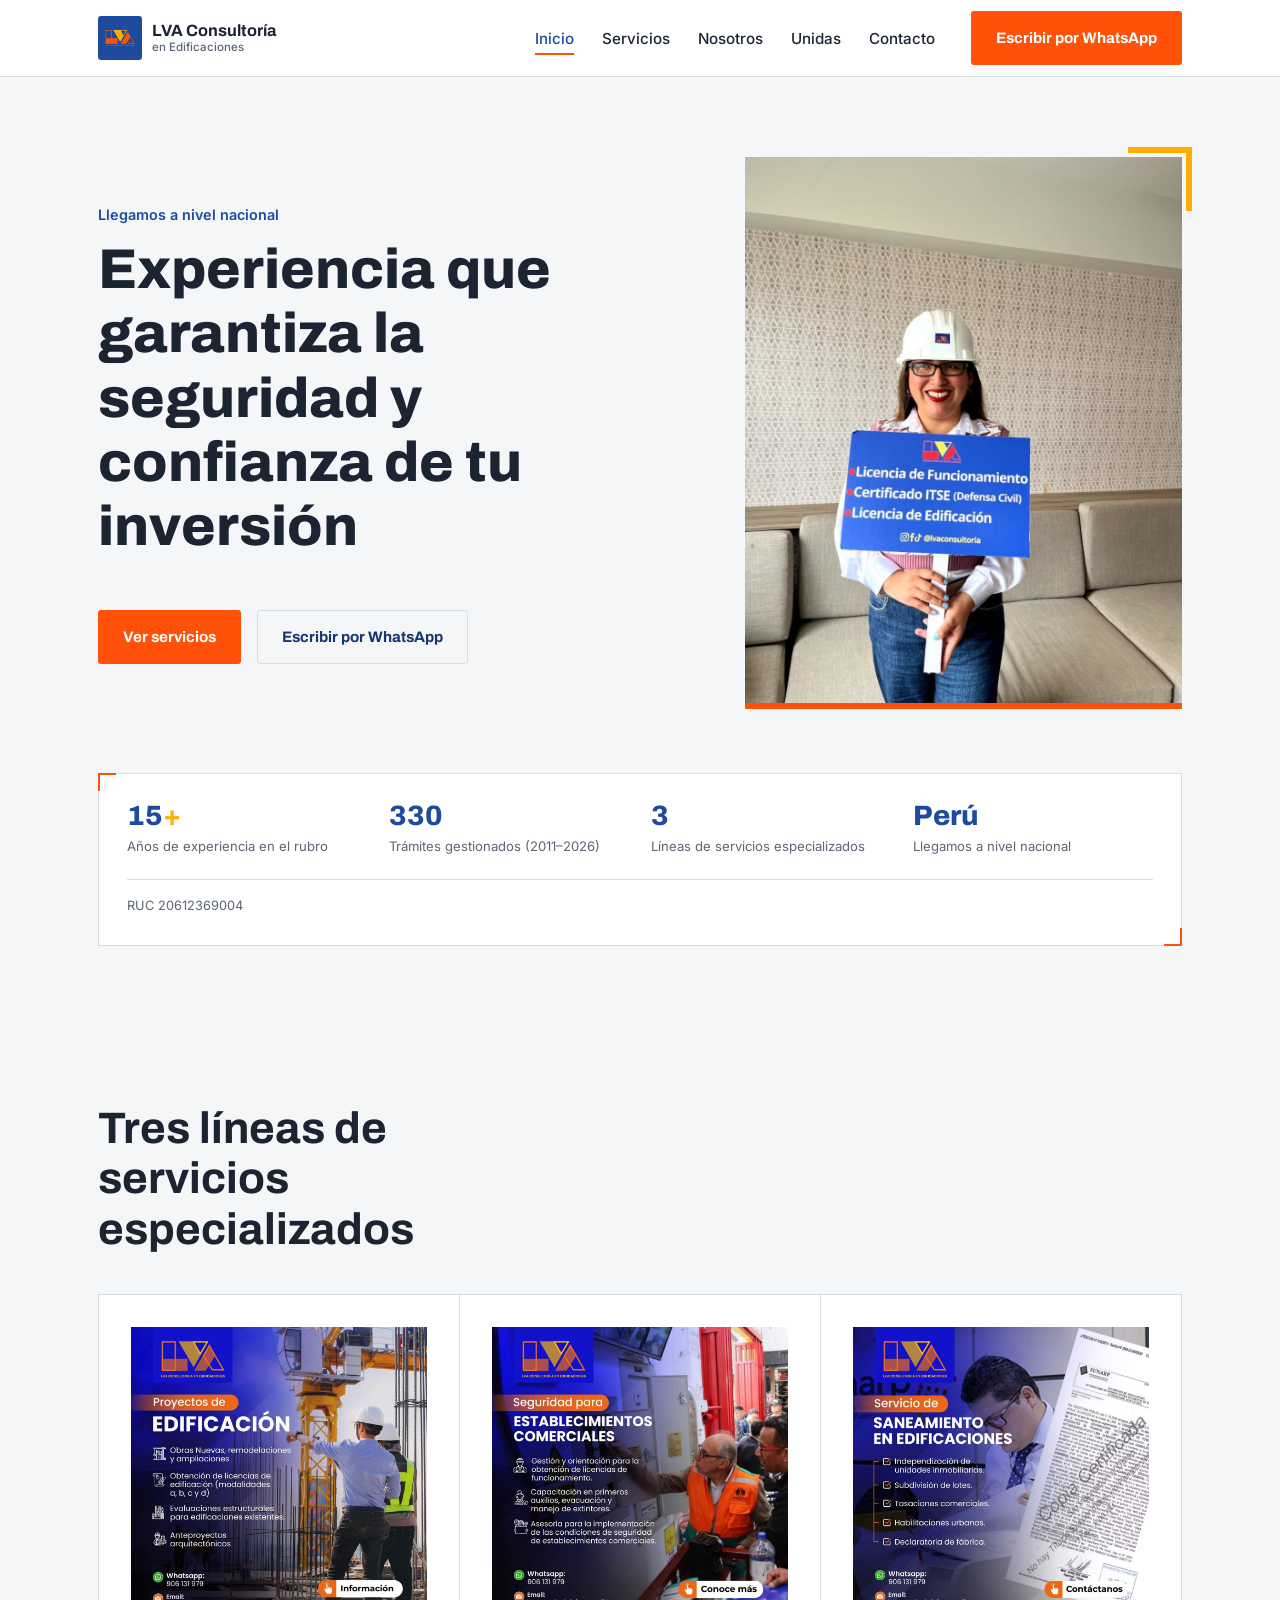
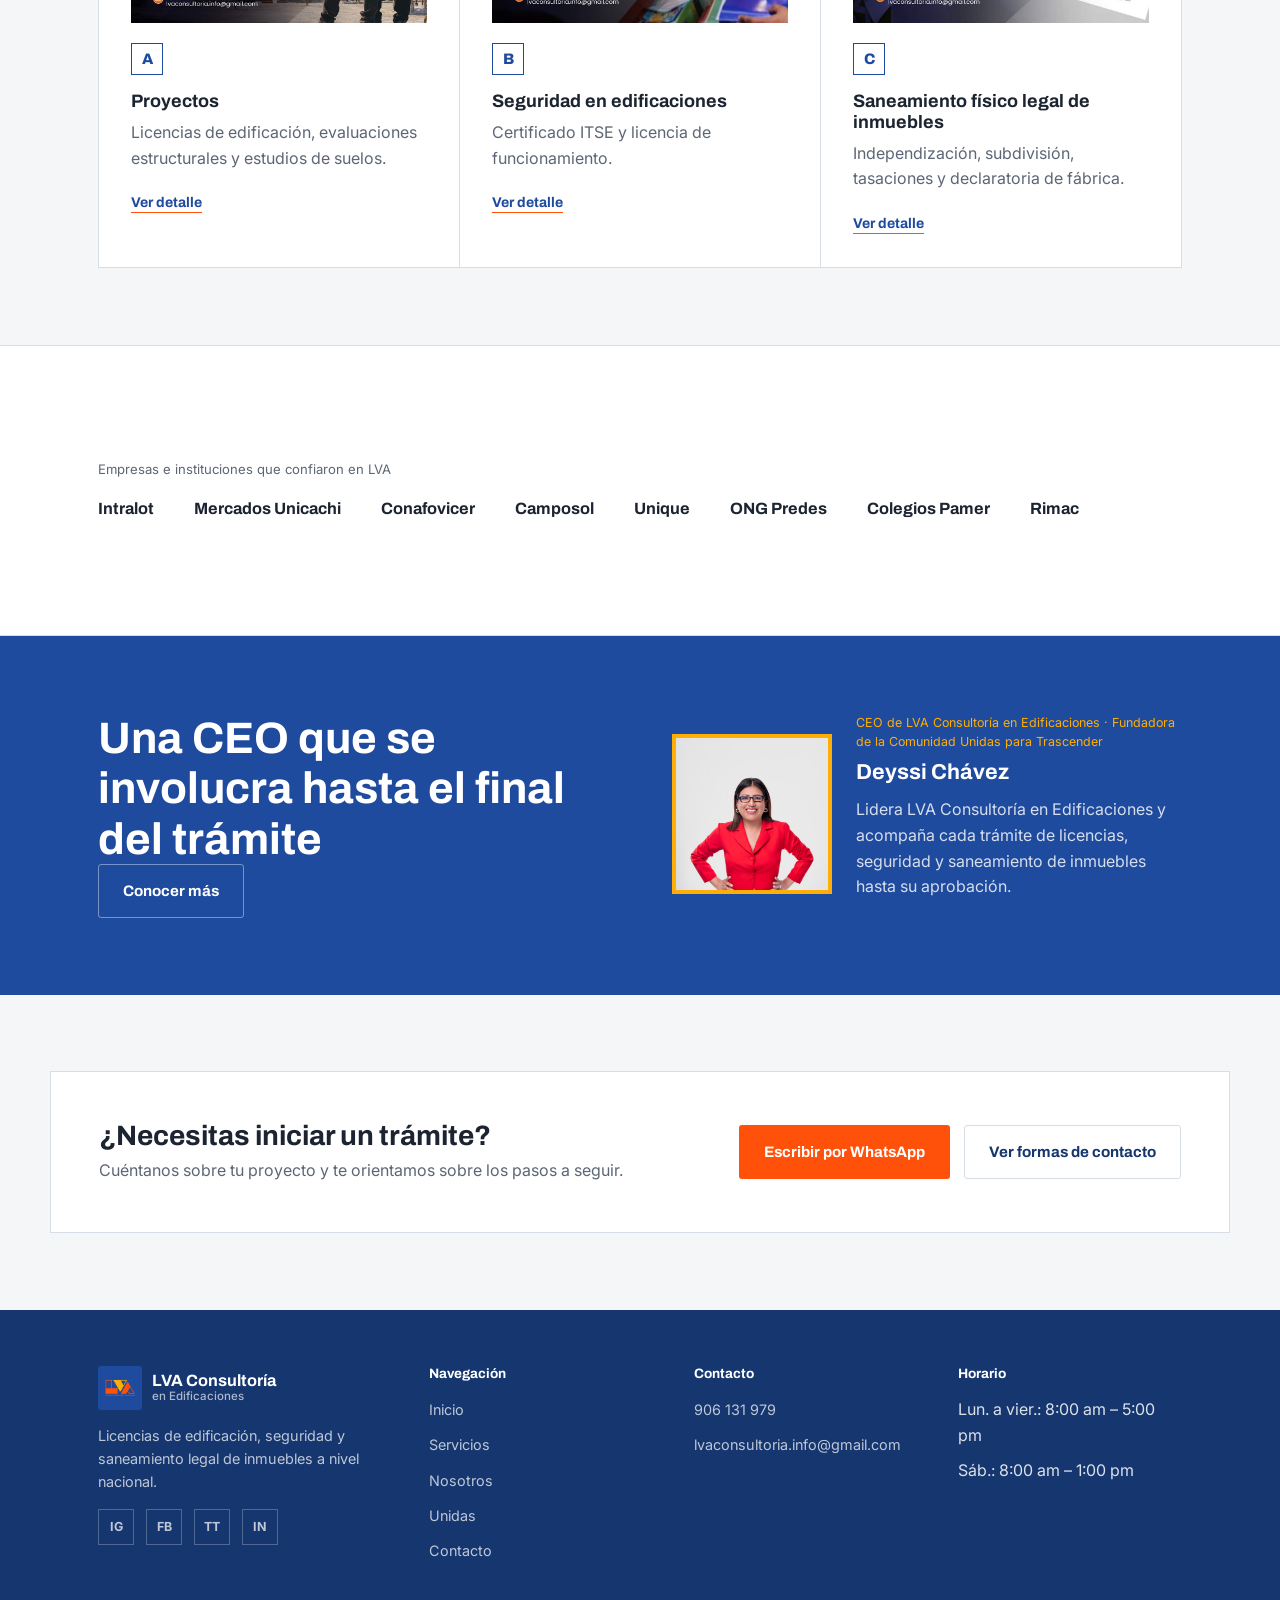
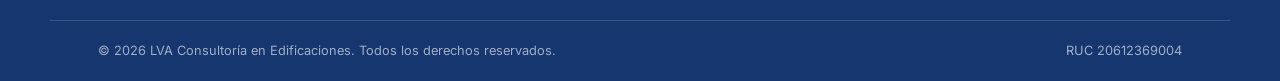
<file: index.html>
<!DOCTYPE html>
<html lang="es">
<head>
<meta charset="UTF-8">
<meta name="viewport" content="width=device-width, initial-scale=1.0">
<title>LVA Consultoría en Edificaciones | Licencias, ITSE y saneamiento legal en Perú</title>
<meta name="description" content="Gestión de licencias de edificación, Certificado ITSE, licencia de funcionamiento y saneamiento físico legal de inmuebles a nivel nacional.">
<link rel="icon" type="image/jpeg" href="imagenes/logo.jpeg">
<link rel="stylesheet" href="styles.css">
</head>
<body>

<a href="#main" class="sr-only" style="position:absolute; left:-9999px;">Saltar al contenido</a>

<!-- ==========================================================================
     Header
     ========================================================================== -->
<header class="site-header">
  <div class="container">
    <a href="index.html" class="brand" aria-label="LVA Consultoría en Edificaciones — Inicio">
      <img class="brand-mark" src="imagenes/logo.jpeg" alt="" width="44" height="44">
      <span class="brand-name">LVA Consultoría
        <span>en Edificaciones</span>
      </span>
    </a>

    <button class="nav-toggle" id="navToggle" aria-expanded="false" aria-controls="mainNav" aria-label="Abrir menú de navegación">
      <span class="nav-toggle-bars"><span></span><span></span><span></span></span>
    </button>

    <nav class="main-nav" id="mainNav">
      <ul class="nav-links">
        <li><a href="index.html" aria-current="page">Inicio</a></li>
        <li><a href="servicios.html">Servicios</a></li>
        <li><a href="nosotros.html">Nosotros</a></li>
        <li><a href="unidas.html">Unidas</a></li>
        <li><a href="contacto.html">Contacto</a></li>
      </ul>
      <a class="btn btn-primary" href="https://wa.me/51906131979" target="_blank" rel="noopener">Escribir por WhatsApp</a>
    </nav>
  </div>
</header>

<main id="main">

  <!-- ========================================================================
       Hero
       ======================================================================== -->
  <section class="hero">
    <div class="container">
      <div>
        <p class="hero-eyebrow">Llegamos a nivel nacional</p>
        <h1 class="hero-title-lg">Experiencia que garantiza la seguridad y confianza de tu inversión</h1>
        <div class="hero-actions">
          <a class="btn btn-primary" href="servicios.html">Ver servicios</a>
          <a class="btn btn-outline" href="https://wa.me/51906131979" target="_blank" rel="noopener">Escribir por WhatsApp</a>
        </div>
      </div>

      <figure class="hero-photo">
        <img src="imagenes/daisy.jpeg" alt="Deyssi Chávez, CEO de LVA Consultoría, con casco de obra y un cartel de servicios" width="960" height="1280">
      </figure>

      <div class="spec-panel">
        <div class="spec-grid">
          <div class="spec-item">
            <span class="num">15<em>+</em></span>
            <span class="label">Años de experiencia en el rubro</span>
          </div>
          <div class="spec-item">
            <span class="num">330</span>
            <span class="label">Trámites gestionados (2011–2026)</span>
          </div>
          <div class="spec-item">
            <span class="num">3</span>
            <span class="label">Líneas de servicios especializados</span>
          </div>
          <div class="spec-item">
            <span class="num">Perú</span>
            <span class="label">Llegamos a nivel nacional</span>
          </div>
        </div>
        <div class="spec-panel-foot">
          <span>RUC 20612369004</span>
        </div>
      </div>
    </div>
  </section>

  <!-- ========================================================================
       Servicios (categorías)
       ======================================================================== -->
  <section id="servicios">
    <div class="container">
      <div class="section-head">
        <h2 class="section-title-lg">Tres líneas de servicios especializados</h2>
      </div>

      <div class="services-grid services-grid-3">
        <a class="service-panel service-panel-link" href="servicios.html#proyectos">
          <img class="service-thumb" src="imagenes/edificacion.jpeg" alt="Proyectos de edificación: obras nuevas, licencias, evaluaciones estructurales y anteproyectos" width="1080" height="1080" loading="lazy">
          <span class="cat-tag">A</span>
          <h3>Proyectos</h3>
          <p>Licencias de edificación, evaluaciones estructurales y estudios de suelos.</p>
          <span class="link-more">Ver detalle</span>
        </a>

        <a class="service-panel service-panel-link" href="servicios.html#seguridad">
          <img class="service-thumb" src="imagenes/establecimientos-comerciales.jpeg" alt="Seguridad para establecimientos comerciales: licencias de funcionamiento, capacitación y asesoría" width="1080" height="1080" loading="lazy">
          <span class="cat-tag">B</span>
          <h3>Seguridad en edificaciones</h3>
          <p>Certificado ITSE y licencia de funcionamiento.</p>
          <span class="link-more">Ver detalle</span>
        </a>

        <a class="service-panel service-panel-link" href="servicios.html#saneamiento">
          <img class="service-thumb" src="imagenes/saneamiento-edificios.jpeg" alt="Saneamiento en edificaciones: independización, subdivisión, tasaciones, habilitaciones y declaratoria de fábrica" width="1080" height="1080" loading="lazy">
          <span class="cat-tag">C</span>
          <h3>Saneamiento físico legal de inmuebles</h3>
          <p>Independización, subdivisión, tasaciones y declaratoria de fábrica.</p>
          <span class="link-more">Ver detalle</span>
        </a>

      </div>
    </div>
  </section>

  <!-- ========================================================================
       Clientes
       ======================================================================== -->
  <section class="clients-band">
    <div class="container">
      <p class="label">Empresas e instituciones que confiaron en LVA</p>
      <ul class="clients-list">
        <li>Intralot</li>
        <li>Mercados Unicachi</li>
        <li>Conafovicer</li>
        <li>Camposol</li>
        <li>Unique</li>
        <li>ONG Predes</li>
        <li>Colegios Pamer</li>
        <li>Rimac</li>
      </ul>
    </div>
  </section>

  <!-- ========================================================================
       Nosotros (resumen)
       ======================================================================== -->
  <section class="about-band">
    <div class="container">
      <div>
        <h2 class="section-title-lg" style="color:#fff;">Una CEO que se involucra hasta el final del trámite</h2>
        <a class="btn btn-outline" href="nosotros.html">Conocer más</a>
      </div>
      <div class="founder-card">
        <img src="imagenes/deyssi-ceo.jpeg" alt="Deyssi Chávez, CEO de LVA Consultoría en Edificaciones" width="1068" height="1600" loading="lazy">
        <div>
          <p class="role">CEO de LVA Consultoría en Edificaciones · Fundadora de la Comunidad Unidas para Trascender</p>
          <p class="who">Deyssi Chávez</p>
          <p>Lidera LVA Consultoría en Edificaciones y acompaña cada trámite de licencias, seguridad y saneamiento de inmuebles hasta su aprobación.</p>
        </div>
      </div>
    </div>
  </section>

  <!-- ========================================================================
       CTA de contacto
       ======================================================================== -->
  <section class="contact-cta">
    <div class="container">
      <div>
        <h2>¿Necesitas iniciar un trámite?</h2>
        <p>Cuéntanos sobre tu proyecto y te orientamos sobre los pasos a seguir.</p>
      </div>
      <div class="contact-cta-actions">
        <a class="btn btn-primary" href="https://wa.me/51906131979" target="_blank" rel="noopener">Escribir por WhatsApp</a>
        <a class="btn btn-outline" href="contacto.html">Ver formas de contacto</a>
      </div>
    </div>
  </section>

</main>

<!-- ==========================================================================
     Footer
     ========================================================================== -->
<footer class="site-footer">
  <div class="container footer-top">
    <div class="footer-col footer-brand">
      <a href="index.html" class="brand" aria-label="LVA Consultoría en Edificaciones — Inicio">
        <img class="brand-mark" src="imagenes/logo.jpeg" alt="" width="44" height="44">
        <span class="brand-name" style="color:#fff;">LVA Consultoría
          <span style="color: rgba(255,255,255,0.65);">en Edificaciones</span>
        </span>
      </a>
      <p>Licencias de edificación, seguridad y saneamiento legal de inmuebles a nivel nacional.</p>
      <div class="footer-social">
        <a href="https://www.instagram.com/lvaconsultoria/" target="_blank" rel="noopener" aria-label="Instagram de LVA Consultoría">IG</a>
        <a href="https://www.facebook.com/lvaconsultoriaedificaciones" target="_blank" rel="noopener" aria-label="Facebook de LVA Consultoría">FB</a>
        <a href="https://tiktok.com/@lvaconsultoria" target="_blank" rel="noopener" aria-label="TikTok de LVA Consultoría">TT</a>
        <a href="https://www.linkedin.com/company/lva-consultor%C3%ADa-en-edificaciones/posts/" target="_blank" rel="noopener" aria-label="LinkedIn de LVA Consultoría">IN</a>
      </div>
    </div>

    <div class="footer-col">
      <h4>Navegación</h4>
      <ul>
        <li><a href="index.html">Inicio</a></li>
        <li><a href="servicios.html">Servicios</a></li>
        <li><a href="nosotros.html">Nosotros</a></li>
        <li><a href="unidas.html">Unidas</a></li>
        <li><a href="contacto.html">Contacto</a></li>
      </ul>
    </div>

    <div class="footer-col">
      <h4>Contacto</h4>
      <ul>
        <li><a href="tel:+51906131979">906 131 979</a></li>
        <li><a href="mailto:lvaconsultoria.info@gmail.com">lvaconsultoria.info@gmail.com</a></li>
      </ul>
    </div>

    <div class="footer-col">
      <h4>Horario</h4>
      <ul>
        <li>Lun. a vier.: 8:00 am – 5:00 pm</li>
        <li>Sáb.: 8:00 am – 1:00 pm</li>
      </ul>
    </div>
  </div>

  <div class="container footer-bottom">
    <span>© <span id="year"></span> LVA Consultoría en Edificaciones. Todos los derechos reservados.</span>
    <span>RUC 20612369004</span>
  </div>
</footer>

<script src="script.js"></script>
</body>
</html>
</file>
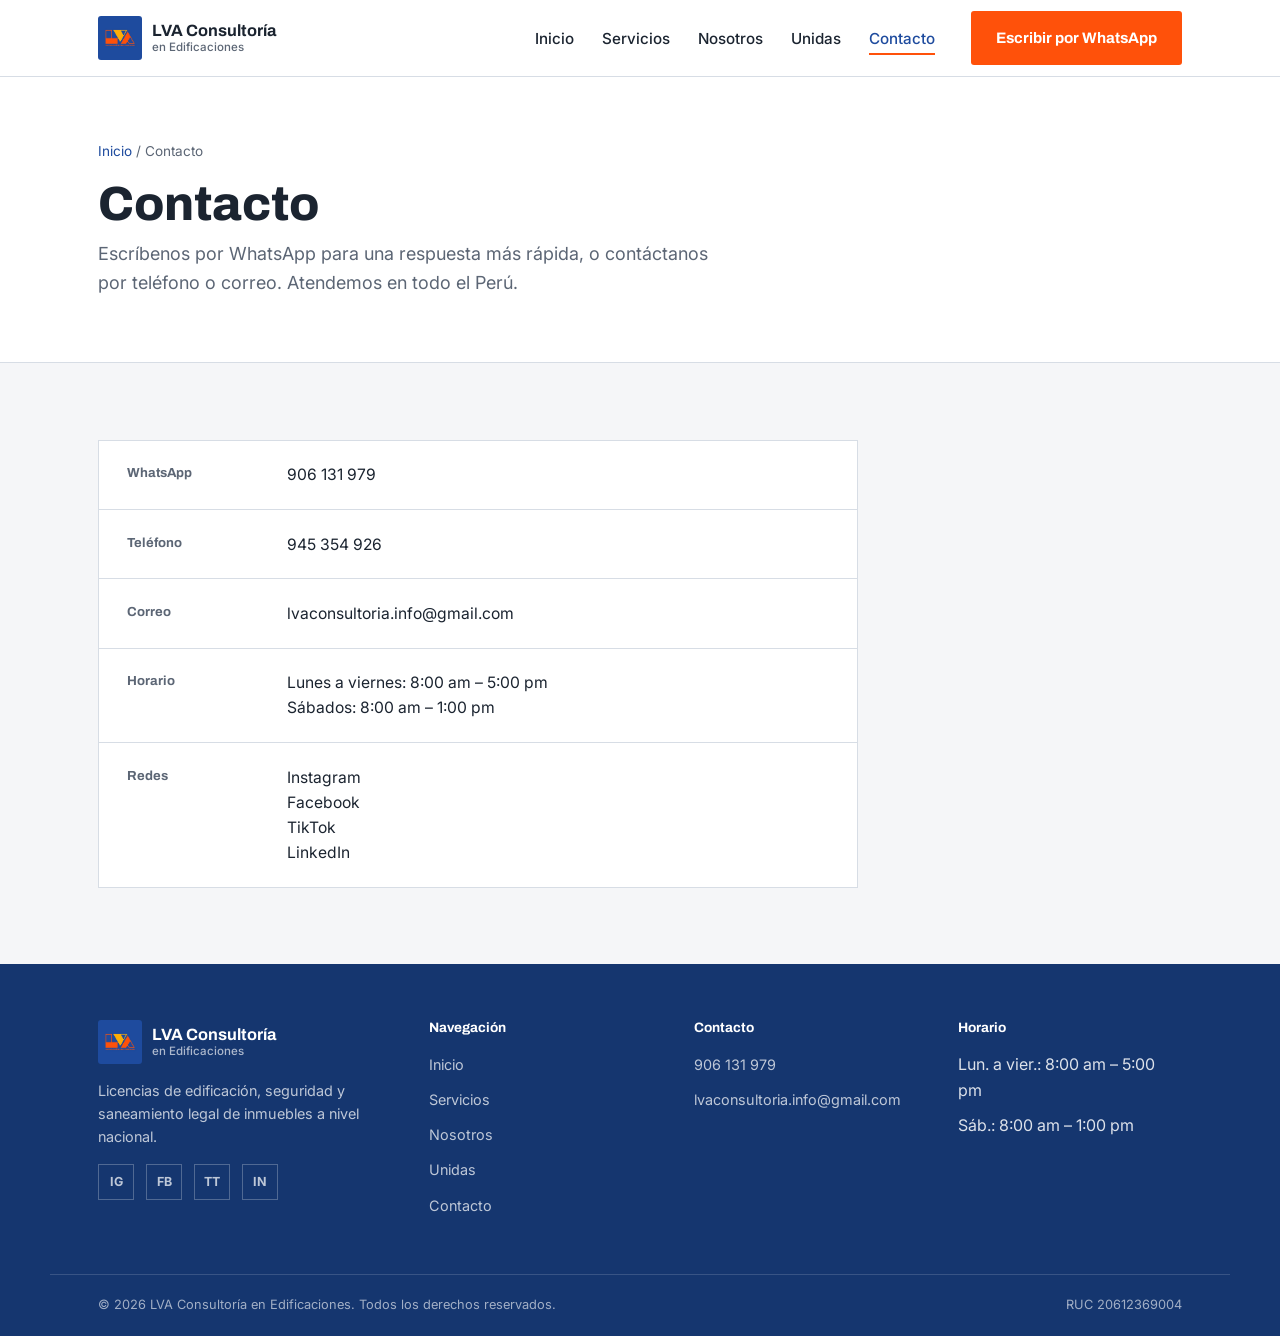
<file: contacto.html>
<!DOCTYPE html>
<html lang="es">
<head>
<meta charset="UTF-8">
<meta name="viewport" content="width=device-width, initial-scale=1.0">
<title>Contacto | LVA Consultoría en Edificaciones</title>
<meta name="description" content="Escríbenos por WhatsApp, llámanos o envíanos un correo. Atendemos en todo el Perú, de lunes a sábado.">
<link rel="icon" type="image/jpeg" href="imagenes/logo.jpeg">
<link rel="stylesheet" href="styles.css">
</head>
<body>

<a href="#main" class="sr-only" style="position:absolute; left:-9999px;">Saltar al contenido</a>

<header class="site-header">
  <div class="container">
    <a href="index.html" class="brand" aria-label="LVA Consultoría en Edificaciones — Inicio">
      <img class="brand-mark" src="imagenes/logo.jpeg" alt="" width="44" height="44">
      <span class="brand-name">LVA Consultoría
        <span>en Edificaciones</span>
      </span>
    </a>

    <button class="nav-toggle" id="navToggle" aria-expanded="false" aria-controls="mainNav" aria-label="Abrir menú de navegación">
      <span class="nav-toggle-bars"><span></span><span></span><span></span></span>
    </button>

    <nav class="main-nav" id="mainNav">
      <ul class="nav-links">
        <li><a href="index.html">Inicio</a></li>
        <li><a href="servicios.html">Servicios</a></li>
        <li><a href="nosotros.html">Nosotros</a></li>
        <li><a href="unidas.html">Unidas</a></li>
        <li><a href="contacto.html" aria-current="page">Contacto</a></li>
      </ul>
      <a class="btn btn-primary" href="https://wa.me/51906131979" target="_blank" rel="noopener">Escribir por WhatsApp</a>
    </nav>
  </div>
</header>

<main id="main">

  <section class="page-hero">
    <div class="container">
      <p class="breadcrumb"><a href="index.html">Inicio</a> / Contacto</p>
      <h1>Contacto</h1>
      <p class="lead">Escríbenos por WhatsApp para una respuesta más rápida, o contáctanos por teléfono o correo. Atendemos en todo el Perú.</p>
    </div>
  </section>

  <section>
    <div class="container contact-layout">
      <div class="contact-info-panel">
        <dl>
          <div class="contact-info-row">
            <dt>WhatsApp</dt>
            <dd><a href="https://wa.me/51906131979" target="_blank" rel="noopener">906 131 979</a></dd>
          </div>
          <div class="contact-info-row">
            <dt>Teléfono</dt>
            <dd><a href="tel:+51945354926">945 354 926</a></dd>
          </div>
          <div class="contact-info-row">
            <dt>Correo</dt>
            <dd><a href="mailto:lvaconsultoria.info@gmail.com">lvaconsultoria.info@gmail.com</a></dd>
          </div>
          <div class="contact-info-row">
            <dt>Horario</dt>
            <dd>
              <span>Lunes a viernes: 8:00 am – 5:00 pm</span>
              <span>Sábados: 8:00 am – 1:00 pm</span>
            </dd>
          </div>
          <div class="contact-info-row">
            <dt>Redes</dt>
            <dd>
              <span><a href="https://www.instagram.com/lvaconsultoria/" target="_blank" rel="noopener">Instagram</a></span>
              <span><a href="https://www.facebook.com/lvaconsultoriaedificaciones" target="_blank" rel="noopener">Facebook</a></span>
              <span><a href="https://tiktok.com/@lvaconsultoria" target="_blank" rel="noopener">TikTok</a></span>
              <span><a href="https://www.linkedin.com/company/lva-consultor%C3%ADa-en-edificaciones/posts/" target="_blank" rel="noopener">LinkedIn</a></span>
            </dd>
          </div>
        </dl>
      </div>
    </div>
  </section>

</main>

<footer class="site-footer">
  <div class="container footer-top">
    <div class="footer-col footer-brand">
      <a href="index.html" class="brand" aria-label="LVA Consultoría en Edificaciones — Inicio">
        <img class="brand-mark" src="imagenes/logo.jpeg" alt="" width="44" height="44">
        <span class="brand-name" style="color:#fff;">LVA Consultoría
          <span style="color: rgba(255,255,255,0.65);">en Edificaciones</span>
        </span>
      </a>
      <p>Licencias de edificación, seguridad y saneamiento legal de inmuebles a nivel nacional.</p>
      <div class="footer-social">
        <a href="https://www.instagram.com/lvaconsultoria/" target="_blank" rel="noopener" aria-label="Instagram de LVA Consultoría">IG</a>
        <a href="https://www.facebook.com/lvaconsultoriaedificaciones" target="_blank" rel="noopener" aria-label="Facebook de LVA Consultoría">FB</a>
        <a href="https://tiktok.com/@lvaconsultoria" target="_blank" rel="noopener" aria-label="TikTok de LVA Consultoría">TT</a>
        <a href="https://www.linkedin.com/company/lva-consultor%C3%ADa-en-edificaciones/posts/" target="_blank" rel="noopener" aria-label="LinkedIn de LVA Consultoría">IN</a>
      </div>
    </div>

    <div class="footer-col">
      <h4>Navegación</h4>
      <ul>
        <li><a href="index.html">Inicio</a></li>
        <li><a href="servicios.html">Servicios</a></li>
        <li><a href="nosotros.html">Nosotros</a></li>
        <li><a href="unidas.html">Unidas</a></li>
        <li><a href="contacto.html">Contacto</a></li>
      </ul>
    </div>

    <div class="footer-col">
      <h4>Contacto</h4>
      <ul>
        <li><a href="tel:+51906131979">906 131 979</a></li>
        <li><a href="mailto:lvaconsultoria.info@gmail.com">lvaconsultoria.info@gmail.com</a></li>
      </ul>
    </div>

    <div class="footer-col">
      <h4>Horario</h4>
      <ul>
        <li>Lun. a vier.: 8:00 am – 5:00 pm</li>
        <li>Sáb.: 8:00 am – 1:00 pm</li>
      </ul>
    </div>
  </div>

  <div class="container footer-bottom">
    <span>© <span id="year"></span> LVA Consultoría en Edificaciones. Todos los derechos reservados.</span>
    <span>RUC 20612369004</span>
  </div>
</footer>

<script src="script.js"></script>
</body>
</html>
</file>
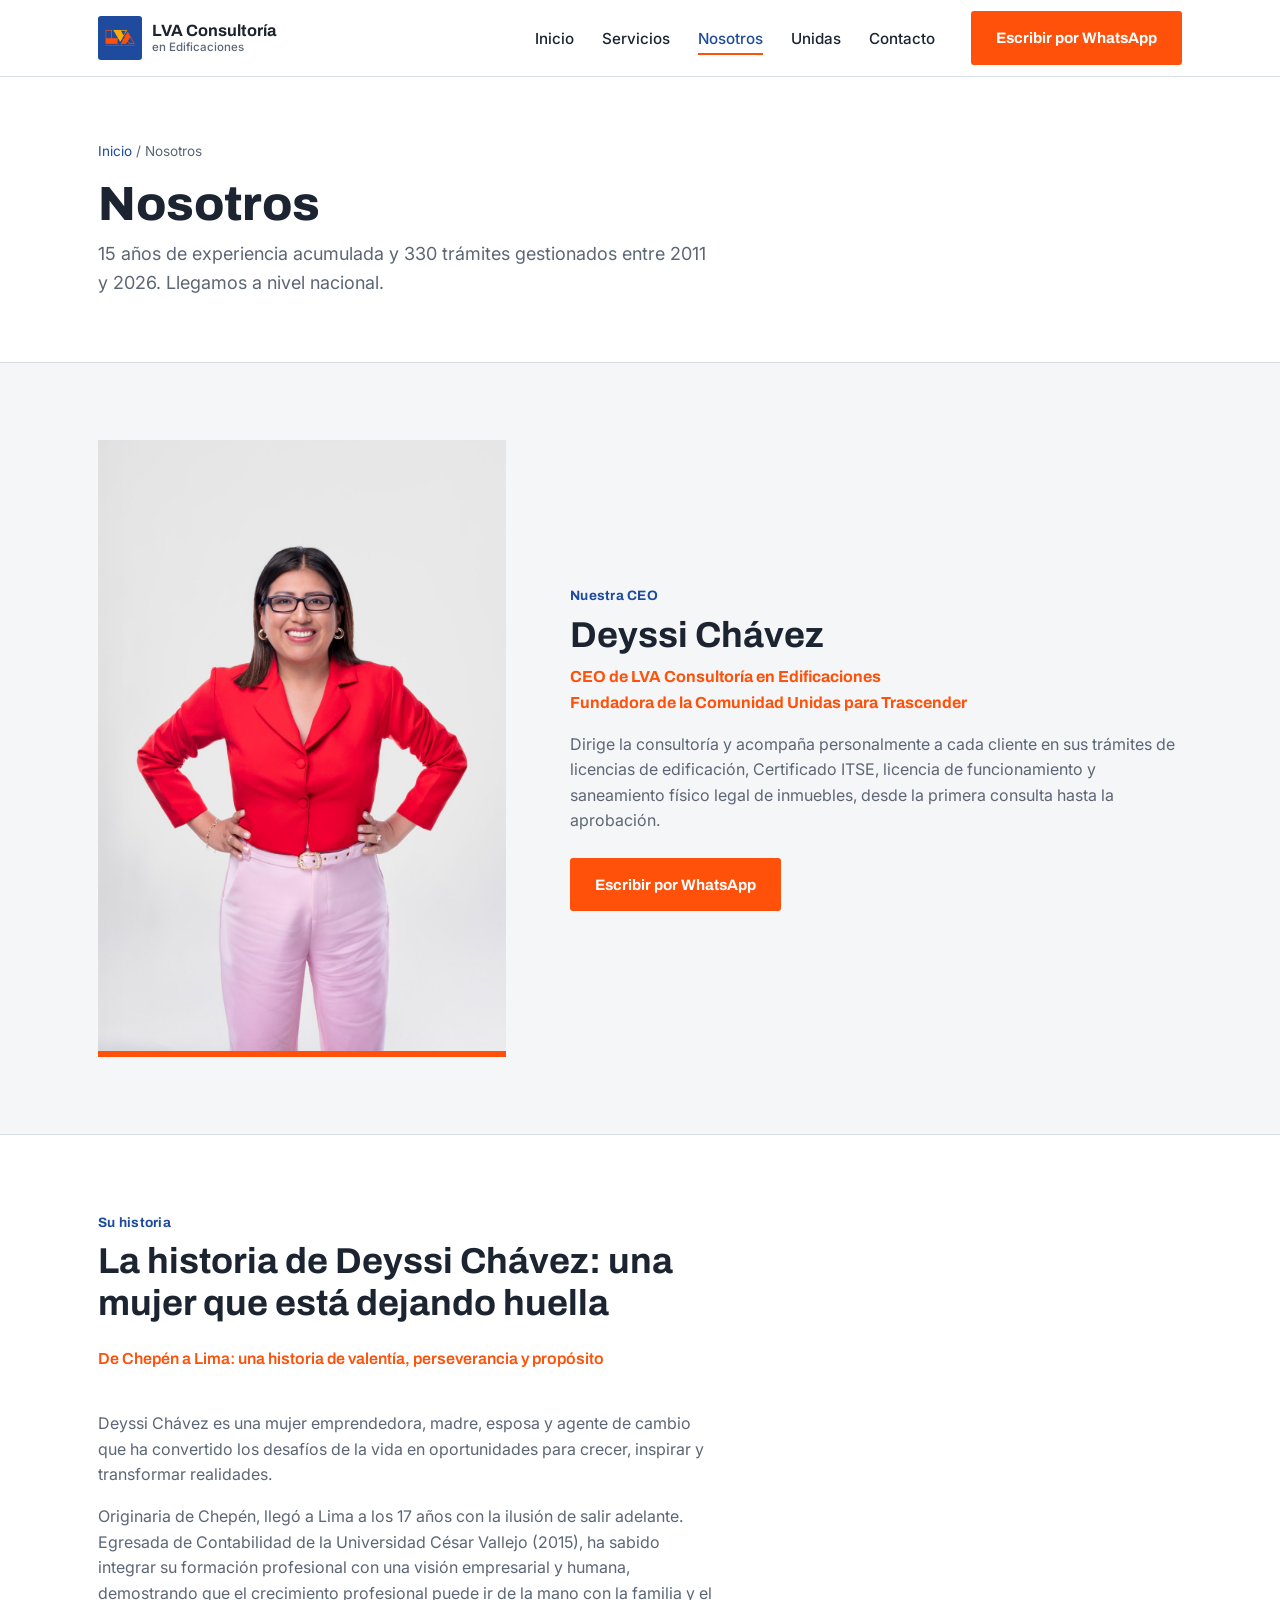
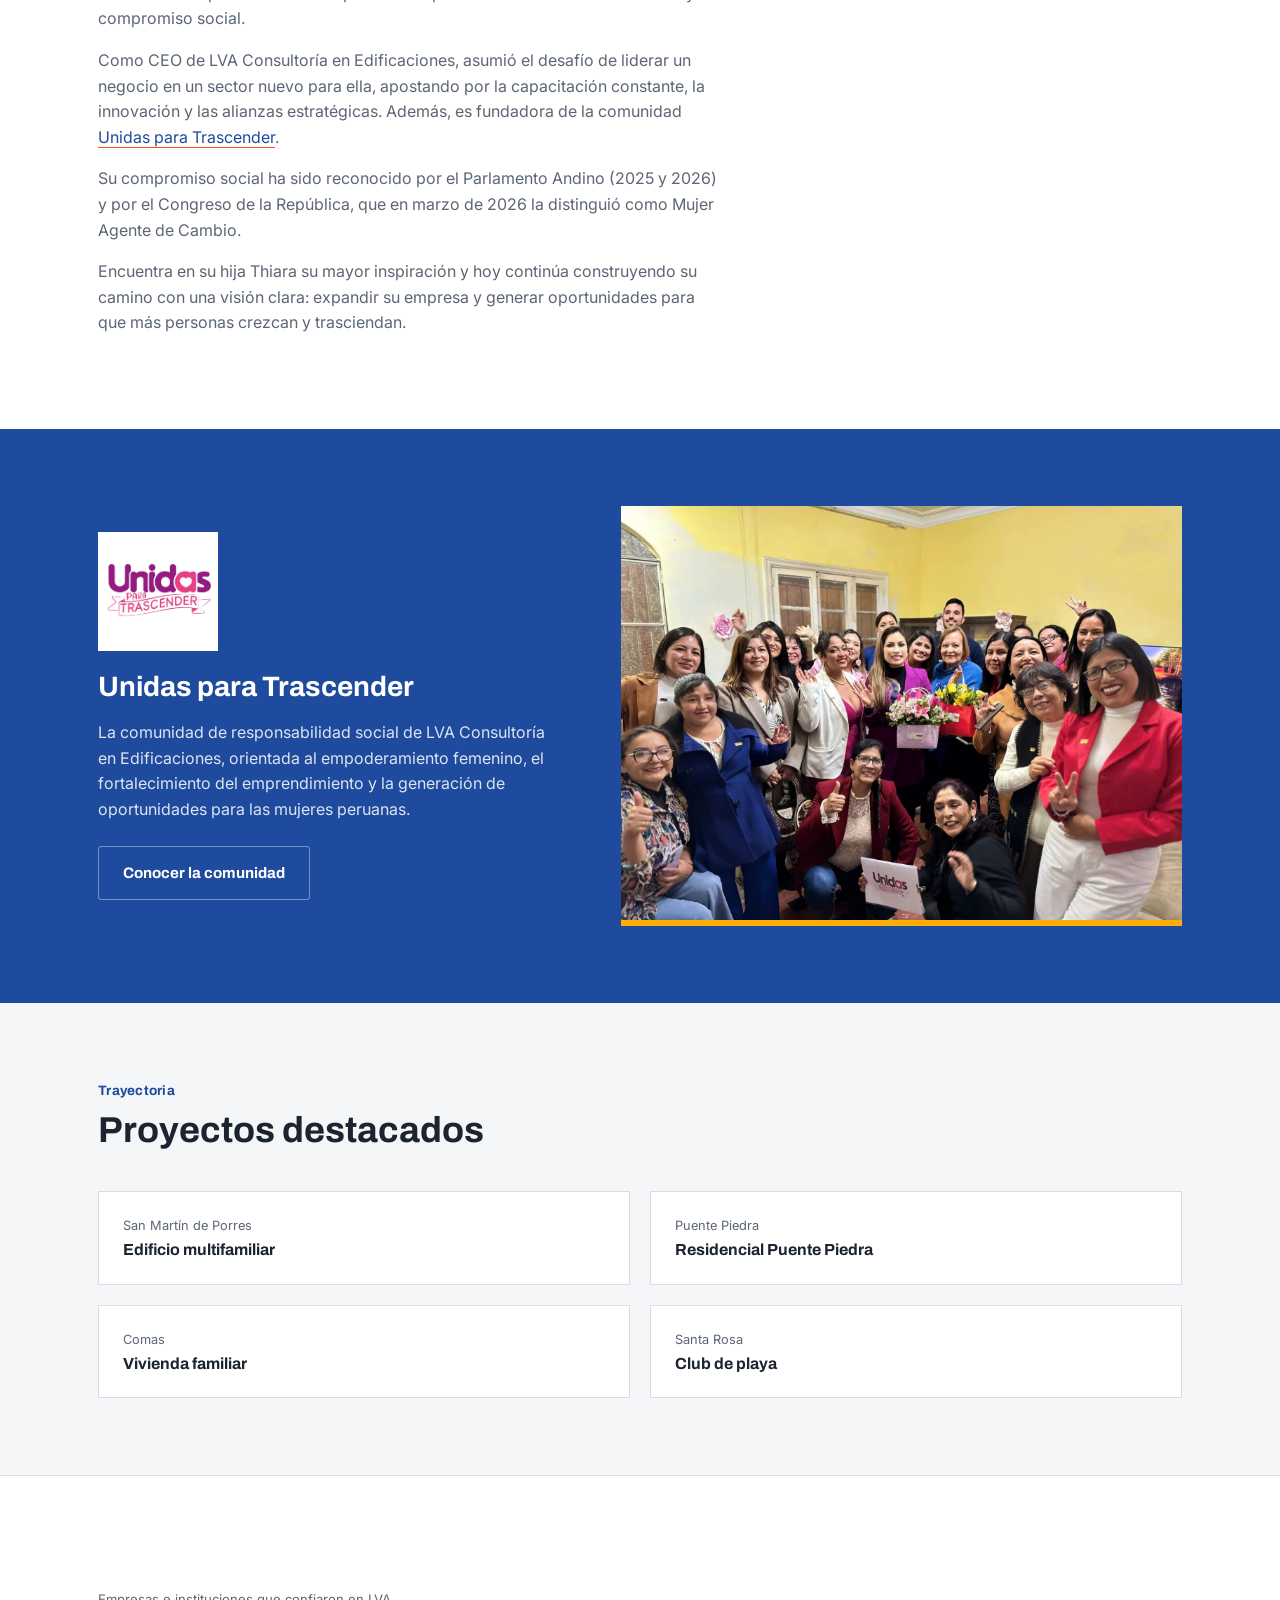
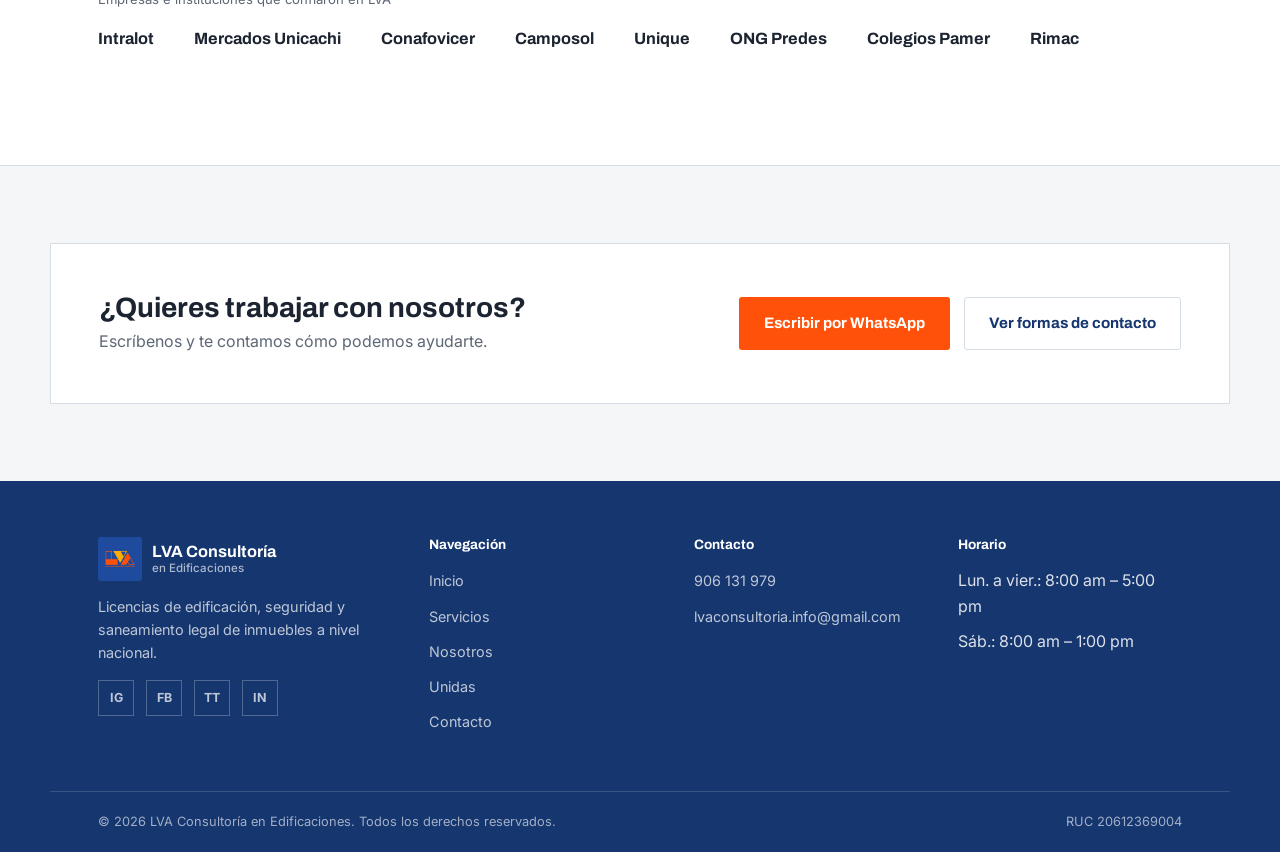
<file: nosotros.html>
<!DOCTYPE html>
<html lang="es">
<head>
<meta charset="UTF-8">
<meta name="viewport" content="width=device-width, initial-scale=1.0">
<title>Nosotros | LVA Consultoría en Edificaciones</title>
<meta name="description" content="Conoce al equipo de LVA Consultoría: historia de nuestra CEO Deyssi Chávez, la comunidad Unidas para Trascender y proyectos destacados a nivel nacional.">
<link rel="icon" type="image/jpeg" href="imagenes/logo.jpeg">
<link rel="stylesheet" href="styles.css">
</head>
<body>

<a href="#main" class="sr-only" style="position:absolute; left:-9999px;">Saltar al contenido</a>

<header class="site-header">
  <div class="container">
    <a href="index.html" class="brand" aria-label="LVA Consultoría en Edificaciones — Inicio">
      <img class="brand-mark" src="imagenes/logo.jpeg" alt="" width="44" height="44">
      <span class="brand-name">LVA Consultoría
        <span>en Edificaciones</span>
      </span>
    </a>

    <button class="nav-toggle" id="navToggle" aria-expanded="false" aria-controls="mainNav" aria-label="Abrir menú de navegación">
      <span class="nav-toggle-bars"><span></span><span></span><span></span></span>
    </button>

    <nav class="main-nav" id="mainNav">
      <ul class="nav-links">
        <li><a href="index.html">Inicio</a></li>
        <li><a href="servicios.html">Servicios</a></li>
        <li><a href="nosotros.html" aria-current="page">Nosotros</a></li>
        <li><a href="unidas.html">Unidas</a></li>
        <li><a href="contacto.html">Contacto</a></li>
      </ul>
      <a class="btn btn-primary" href="https://wa.me/51906131979" target="_blank" rel="noopener">Escribir por WhatsApp</a>
    </nav>
  </div>
</header>

<main id="main">

  <section class="page-hero">
    <div class="container">
      <p class="breadcrumb"><a href="index.html">Inicio</a> / Nosotros</p>
      <h1>Nosotros</h1>
      <p class="lead">15 años de experiencia acumulada y 330 trámites gestionados entre 2011 y 2026. Llegamos a nivel nacional.</p>
    </div>
  </section>

  <!-- Perfil de la CEO -->
  <section>
    <div class="container profile">
      <figure class="profile-photo">
        <img src="imagenes/deyssi-ceo.jpeg" alt="Deyssi Chávez, CEO de LVA Consultoría en Edificaciones" width="1068" height="1600" loading="lazy">
      </figure>
      <div>
        <div class="section-head">
          <span class="kicker">Nuestra CEO</span>
          <h2>Deyssi Chávez</h2>
        </div>
        <p class="profile-role">CEO de LVA Consultoría en Edificaciones<br>Fundadora de la Comunidad Unidas para Trascender</p>
        <p>Dirige la consultoría y acompaña personalmente a cada cliente en sus trámites de licencias de edificación, Certificado ITSE, licencia de funcionamiento y saneamiento físico legal de inmuebles, desde la primera consulta hasta la aprobación.</p>
        <a class="btn btn-primary" href="https://wa.me/51906131979" target="_blank" rel="noopener">Escribir por WhatsApp</a>
      </div>
    </div>
  </section>

  <!-- Historia de Deyssi -->
  <section class="story">
    <div class="container">
      <div class="section-head">
        <span class="kicker">Su historia</span>
        <h2>La historia de Deyssi Chávez: una mujer que está dejando huella</h2>
        <p class="story-sub">De Chepén a Lima: una historia de valentía, perseverancia y propósito</p>
      </div>
      <div class="story-body">
        <p>Deyssi Chávez es una mujer emprendedora, madre, esposa y agente de cambio que ha convertido los desafíos de la vida en oportunidades para crecer, inspirar y transformar realidades.</p>
        <p>Originaria de Chepén, llegó a Lima a los 17 años con la ilusión de salir adelante. Egresada de Contabilidad de la Universidad César Vallejo (2015), ha sabido integrar su formación profesional con una visión empresarial y humana, demostrando que el crecimiento profesional puede ir de la mano con la familia y el compromiso social.</p>
        <p>Como CEO de LVA Consultoría en Edificaciones, asumió el desafío de liderar un negocio en un sector nuevo para ella, apostando por la capacitación constante, la innovación y las alianzas estratégicas. Además, es fundadora de la comunidad <a href="unidas.html">Unidas para Trascender</a>.</p>
        <p>Su compromiso social ha sido reconocido por el Parlamento Andino (2025 y 2026) y por el Congreso de la República, que en marzo de 2026 la distinguió como Mujer Agente de Cambio.</p>
        <p>Encuentra en su hija Thiara su mayor inspiración y hoy continúa construyendo su camino con una visión clara: expandir su empresa y generar oportunidades para que más personas crezcan y trasciendan.</p>
      </div>
    </div>
  </section>

  <!-- Unidas para Trascender -->
  <section class="philosophy-band">
    <div class="container">
      <div>
        <img class="unidas-logo-sm" src="imagenes/unidas_logo.jpeg" alt="Logo de Unidas para Trascender" width="1080" height="1070" loading="lazy">
        <h2>Unidas para Trascender</h2>
        <p>La comunidad de responsabilidad social de LVA Consultoría en Edificaciones, orientada al empoderamiento femenino, el fortalecimiento del emprendimiento y la generación de oportunidades para las mujeres peruanas.</p>
        <a class="btn btn-outline btn-on-dark" href="unidas.html">Conocer la comunidad</a>
      </div>
      <figure class="philosophy-photo">
        <img src="imagenes/unidas.jpeg" alt="Encuentro de la comunidad Unidas para Trascender" width="1600" height="1201" loading="lazy">
      </figure>
    </div>
  </section>

  <!-- Proyectos destacados -->
  <section>
    <div class="container">
      <div class="section-head">
        <span class="kicker">Trayectoria</span>
        <h2>Proyectos destacados</h2>
      </div>
      <div class="projects-grid">
        <article class="project-card">
          <p class="loc">San Martín de Porres</p>
          <h4>Edificio multifamiliar</h4>
        </article>
        <article class="project-card">
          <p class="loc">Puente Piedra</p>
          <h4>Residencial Puente Piedra</h4>
        </article>
        <article class="project-card">
          <p class="loc">Comas</p>
          <h4>Vivienda familiar</h4>
        </article>
        <article class="project-card">
          <p class="loc">Santa Rosa</p>
          <h4>Club de playa</h4>
        </article>
      </div>
    </div>
  </section>

  <!-- Clientes -->
  <section class="clients-band">
    <div class="container">
      <p class="label">Empresas e instituciones que confiaron en LVA</p>
      <ul class="clients-list">
        <li>Intralot</li>
        <li>Mercados Unicachi</li>
        <li>Conafovicer</li>
        <li>Camposol</li>
        <li>Unique</li>
        <li>ONG Predes</li>
        <li>Colegios Pamer</li>
        <li>Rimac</li>
      </ul>
    </div>
  </section>

  <!-- CTA de contacto -->
  <section class="contact-cta">
    <div class="container">
      <div>
        <h2>¿Quieres trabajar con nosotros?</h2>
        <p>Escríbenos y te contamos cómo podemos ayudarte.</p>
      </div>
      <div class="contact-cta-actions">
        <a class="btn btn-primary" href="https://wa.me/51906131979" target="_blank" rel="noopener">Escribir por WhatsApp</a>
        <a class="btn btn-outline" href="contacto.html">Ver formas de contacto</a>
      </div>
    </div>
  </section>

</main>

<footer class="site-footer">
  <div class="container footer-top">
    <div class="footer-col footer-brand">
      <a href="index.html" class="brand" aria-label="LVA Consultoría en Edificaciones — Inicio">
        <img class="brand-mark" src="imagenes/logo.jpeg" alt="" width="44" height="44">
        <span class="brand-name" style="color:#fff;">LVA Consultoría
          <span style="color: rgba(255,255,255,0.65);">en Edificaciones</span>
        </span>
      </a>
      <p>Licencias de edificación, seguridad y saneamiento legal de inmuebles a nivel nacional.</p>
      <div class="footer-social">
        <a href="https://www.instagram.com/lvaconsultoria/" target="_blank" rel="noopener" aria-label="Instagram de LVA Consultoría">IG</a>
        <a href="https://www.facebook.com/lvaconsultoriaedificaciones" target="_blank" rel="noopener" aria-label="Facebook de LVA Consultoría">FB</a>
        <a href="https://tiktok.com/@lvaconsultoria" target="_blank" rel="noopener" aria-label="TikTok de LVA Consultoría">TT</a>
        <a href="https://www.linkedin.com/company/lva-consultor%C3%ADa-en-edificaciones/posts/" target="_blank" rel="noopener" aria-label="LinkedIn de LVA Consultoría">IN</a>
      </div>
    </div>

    <div class="footer-col">
      <h4>Navegación</h4>
      <ul>
        <li><a href="index.html">Inicio</a></li>
        <li><a href="servicios.html">Servicios</a></li>
        <li><a href="nosotros.html">Nosotros</a></li>
        <li><a href="unidas.html">Unidas</a></li>
        <li><a href="contacto.html">Contacto</a></li>
      </ul>
    </div>

    <div class="footer-col">
      <h4>Contacto</h4>
      <ul>
        <li><a href="tel:+51906131979">906 131 979</a></li>
        <li><a href="mailto:lvaconsultoria.info@gmail.com">lvaconsultoria.info@gmail.com</a></li>
      </ul>
    </div>

    <div class="footer-col">
      <h4>Horario</h4>
      <ul>
        <li>Lun. a vier.: 8:00 am – 5:00 pm</li>
        <li>Sáb.: 8:00 am – 1:00 pm</li>
      </ul>
    </div>
  </div>

  <div class="container footer-bottom">
    <span>© <span id="year"></span> LVA Consultoría en Edificaciones. Todos los derechos reservados.</span>
    <span>RUC 20612369004</span>
  </div>
</footer>

<script src="script.js"></script>
</body>
</html>
</file>
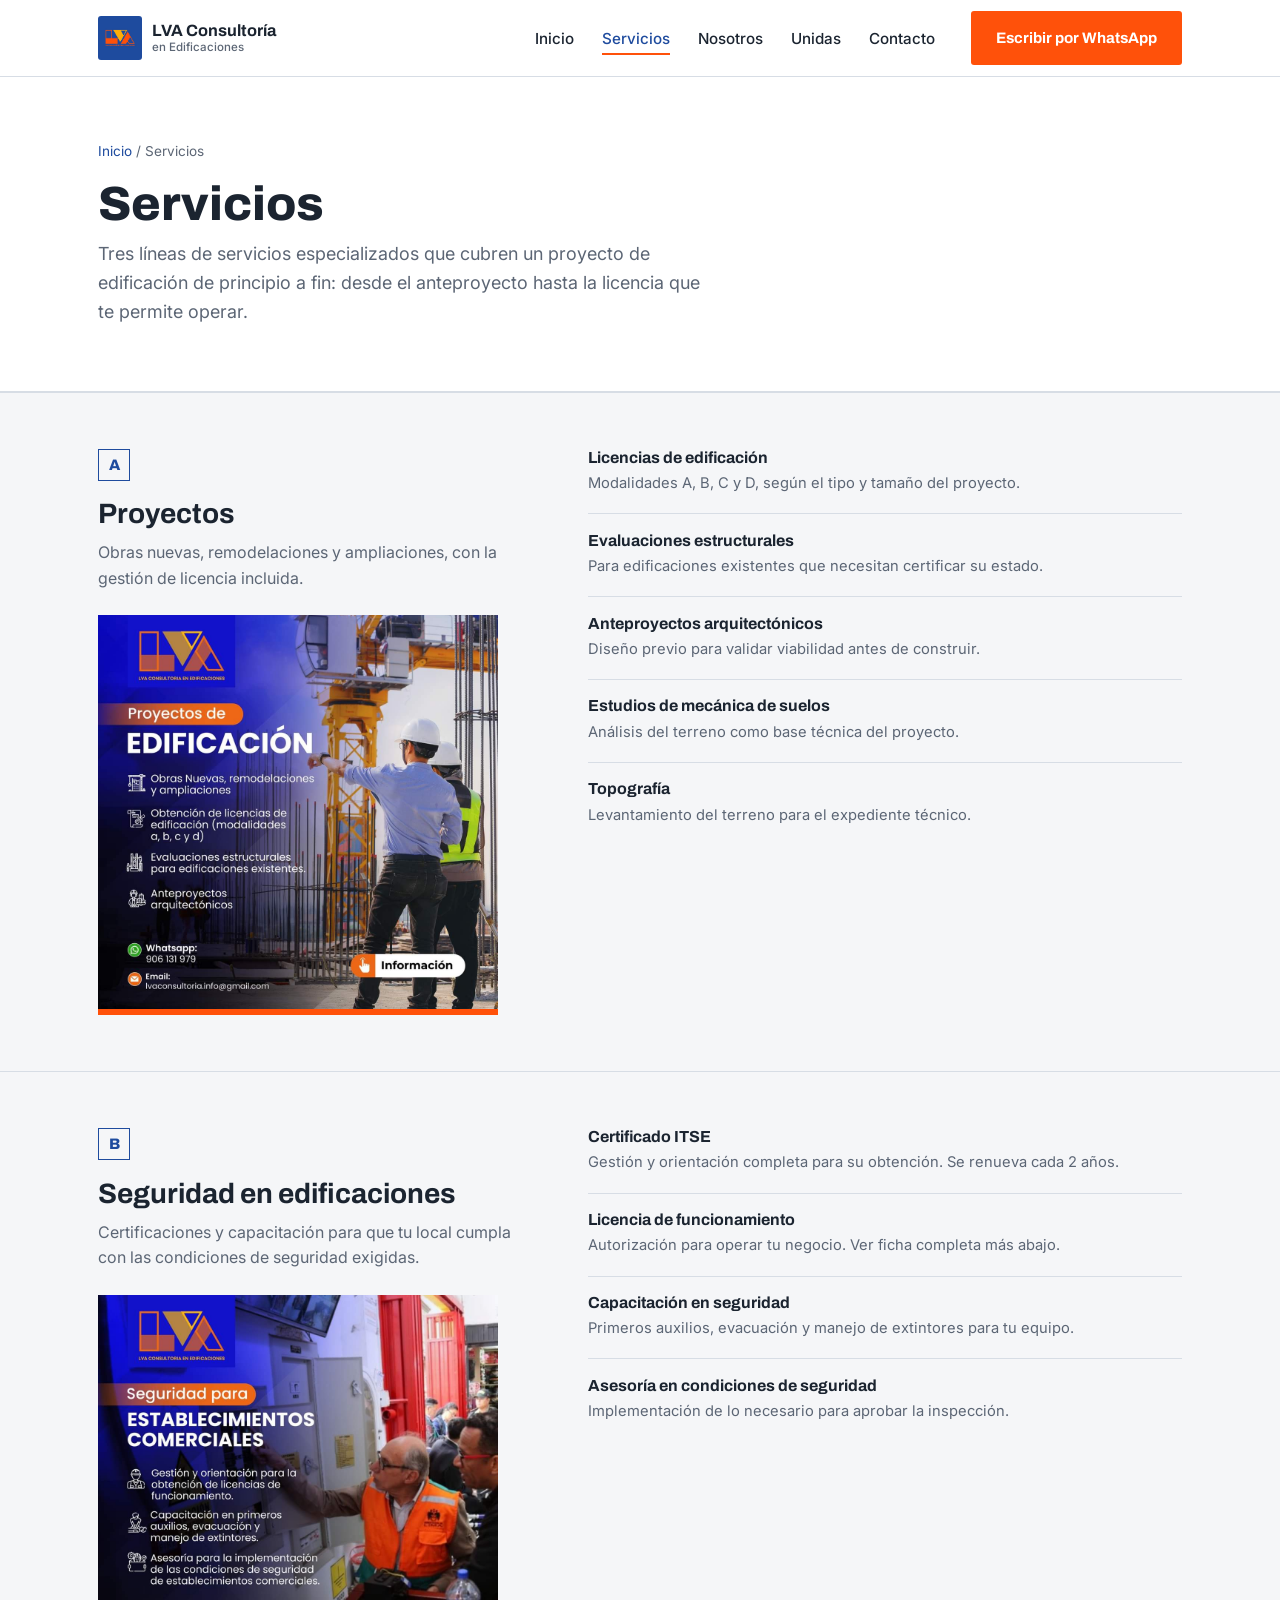
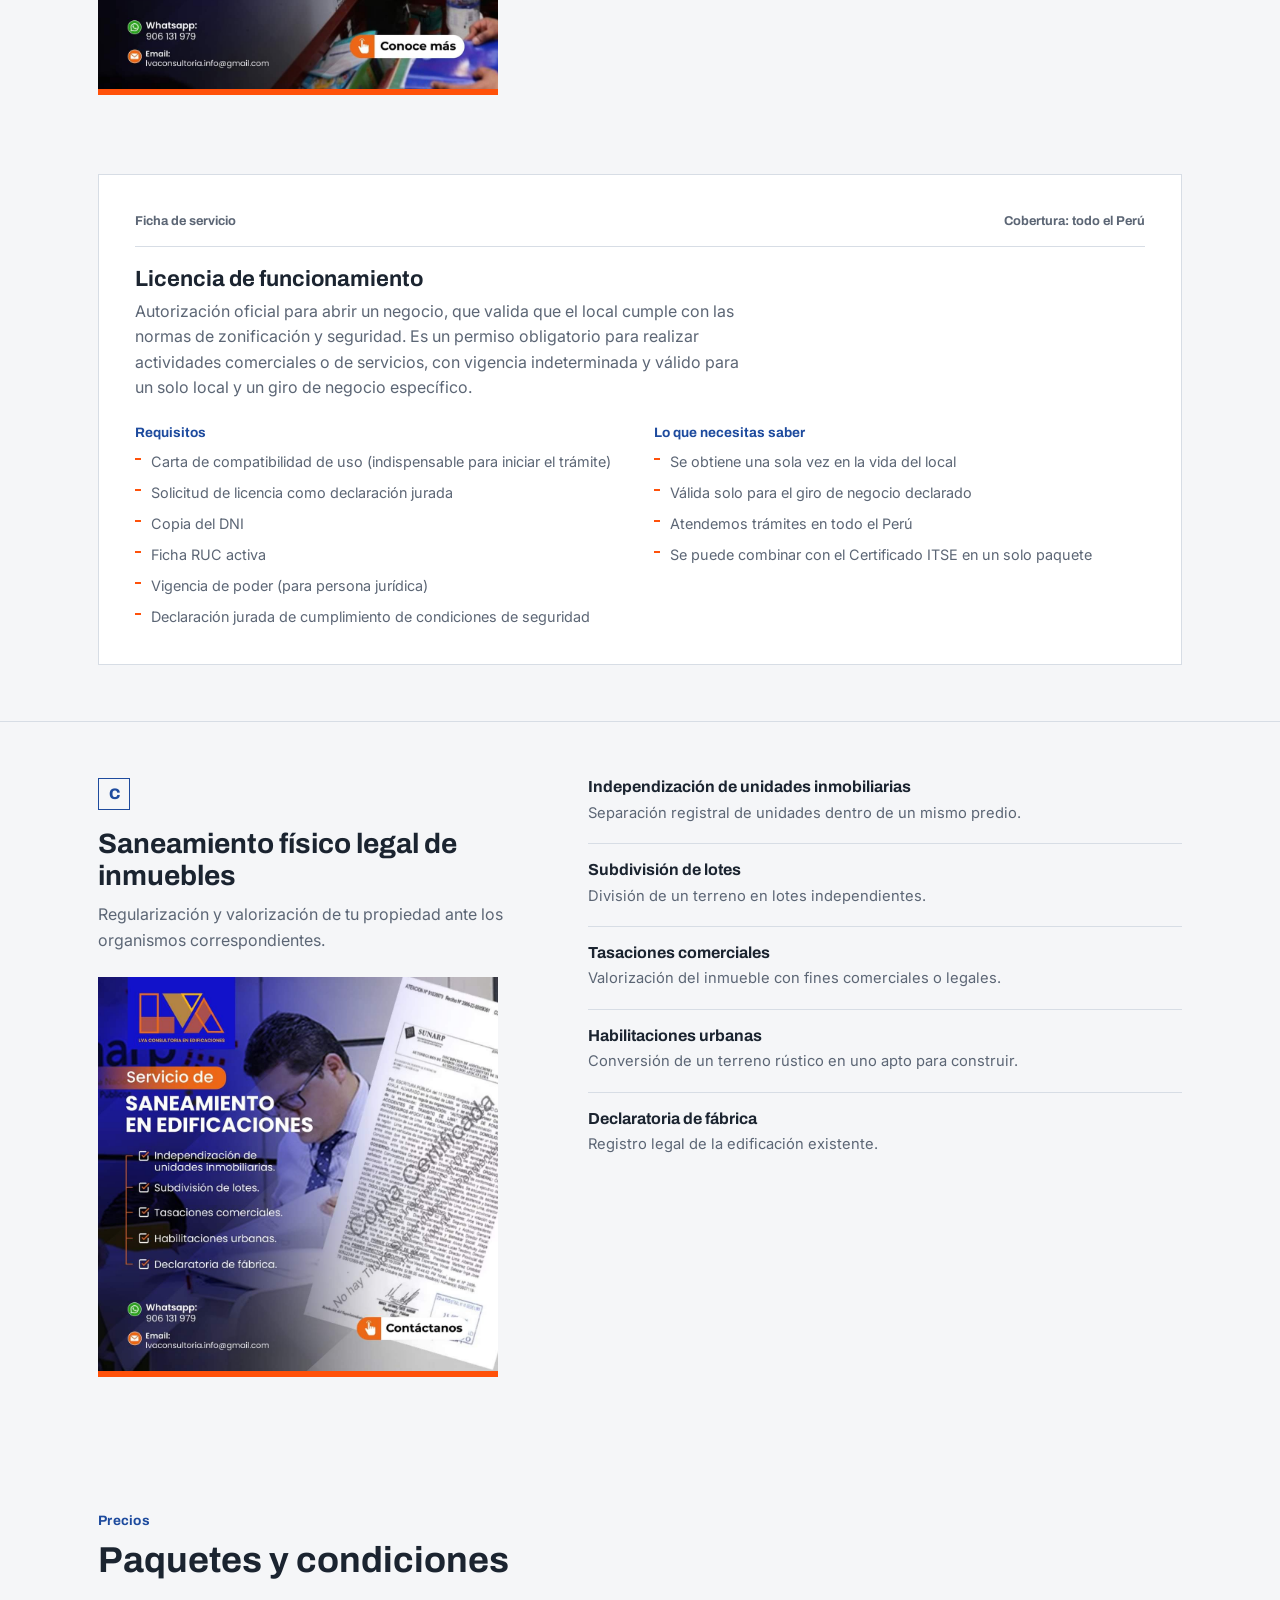
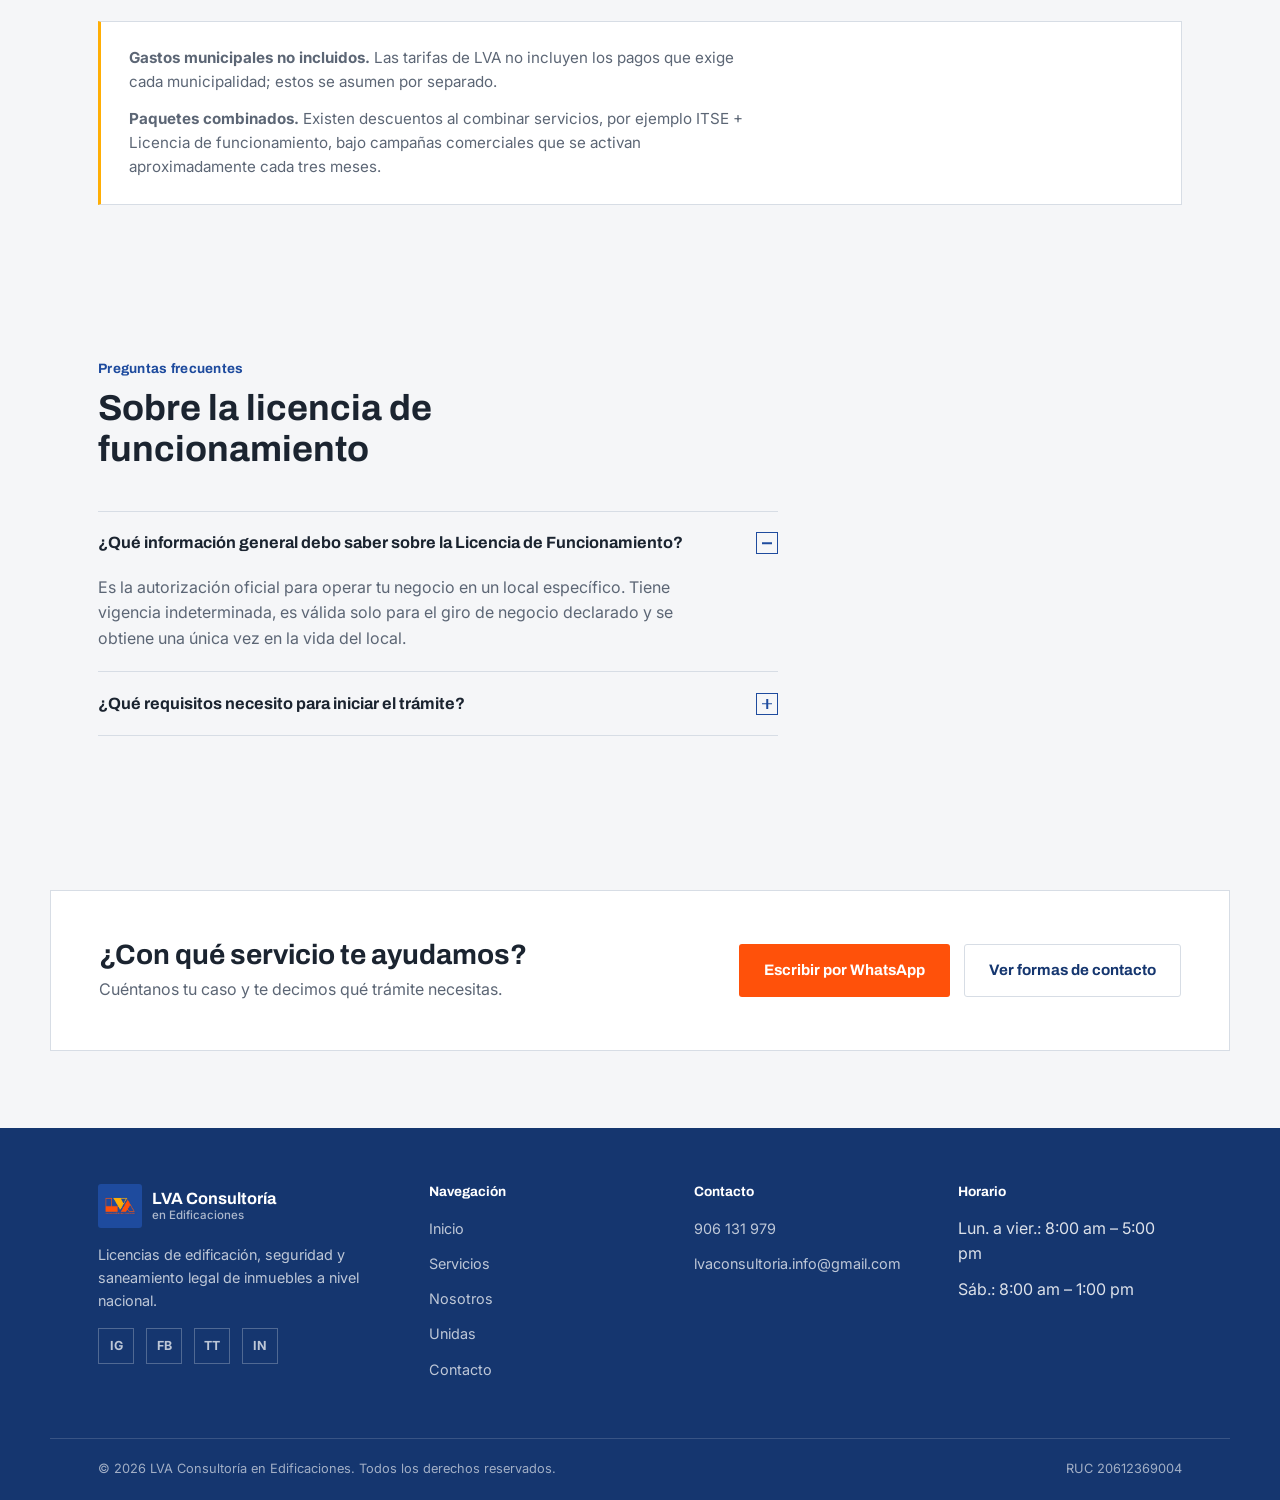
<file: servicios.html>
<!DOCTYPE html>
<html lang="es">
<head>
<meta charset="UTF-8">
<meta name="viewport" content="width=device-width, initial-scale=1.0">
<title>Servicios | LVA Consultoría en Edificaciones</title>
<meta name="description" content="Proyectos, seguridad en edificaciones (ITSE y licencia de funcionamiento), y saneamiento físico legal de inmuebles. Servicios a nivel nacional.">
<link rel="icon" type="image/jpeg" href="imagenes/logo.jpeg">
<link rel="stylesheet" href="styles.css">
</head>
<body>

<a href="#main" class="sr-only" style="position:absolute; left:-9999px;">Saltar al contenido</a>

<header class="site-header">
  <div class="container">
    <a href="index.html" class="brand" aria-label="LVA Consultoría en Edificaciones — Inicio">
      <img class="brand-mark" src="imagenes/logo.jpeg" alt="" width="44" height="44">
      <span class="brand-name">LVA Consultoría
        <span>en Edificaciones</span>
      </span>
    </a>

    <button class="nav-toggle" id="navToggle" aria-expanded="false" aria-controls="mainNav" aria-label="Abrir menú de navegación">
      <span class="nav-toggle-bars"><span></span><span></span><span></span></span>
    </button>

    <nav class="main-nav" id="mainNav">
      <ul class="nav-links">
        <li><a href="index.html">Inicio</a></li>
        <li><a href="servicios.html" aria-current="page">Servicios</a></li>
        <li><a href="nosotros.html">Nosotros</a></li>
        <li><a href="unidas.html">Unidas</a></li>
        <li><a href="contacto.html">Contacto</a></li>
      </ul>
      <a class="btn btn-primary" href="https://wa.me/51906131979" target="_blank" rel="noopener">Escribir por WhatsApp</a>
    </nav>
  </div>
</header>

<main id="main">

  <section class="page-hero">
    <div class="container">
      <p class="breadcrumb"><a href="index.html">Inicio</a> / Servicios</p>
      <h1>Servicios</h1>
      <p class="lead">Tres líneas de servicios especializados que cubren un proyecto de edificación de principio a fin: desde el anteproyecto hasta la licencia que te permite operar.</p>
    </div>
  </section>

  <!-- Categoría A — Proyectos -->
  <section class="service-block" id="proyectos">
    <div class="container">
      <div class="service-block-head">
        <span class="cat-tag">A</span>
        <h2>Proyectos</h2>
        <p>Obras nuevas, remodelaciones y ampliaciones, con la gestión de licencia incluida.</p>
        <img class="service-block-img" src="imagenes/edificacion.jpeg" alt="Proyectos de edificación: obras nuevas, licencias, evaluaciones estructurales y anteproyectos" width="1080" height="1080" loading="lazy">
      </div>
      <div class="service-item-list">
        <div class="service-item">
          <h4>Licencias de edificación</h4>
          <p>Modalidades A, B, C y D, según el tipo y tamaño del proyecto.</p>
        </div>
        <div class="service-item">
          <h4>Evaluaciones estructurales</h4>
          <p>Para edificaciones existentes que necesitan certificar su estado.</p>
        </div>
        <div class="service-item">
          <h4>Anteproyectos arquitectónicos</h4>
          <p>Diseño previo para validar viabilidad antes de construir.</p>
        </div>
        <div class="service-item">
          <h4>Estudios de mecánica de suelos</h4>
          <p>Análisis del terreno como base técnica del proyecto.</p>
        </div>
        <div class="service-item">
          <h4>Topografía</h4>
          <p>Levantamiento del terreno para el expediente técnico.</p>
        </div>
      </div>
    </div>
  </section>

  <!-- Categoría B — Seguridad en edificaciones -->
  <section class="service-block" id="seguridad">
    <div class="container">
      <div class="service-block-head">
        <span class="cat-tag">B</span>
        <h2>Seguridad en edificaciones</h2>
        <p>Certificaciones y capacitación para que tu local cumpla con las condiciones de seguridad exigidas.</p>
        <img class="service-block-img" src="imagenes/establecimientos-comerciales.jpeg" alt="Seguridad para establecimientos comerciales: licencias de funcionamiento, capacitación y asesoría" width="1080" height="1080" loading="lazy">
      </div>
      <div class="service-item-list">
        <div class="service-item">
          <h4>Certificado ITSE</h4>
          <p>Gestión y orientación completa para su obtención. Se renueva cada 2 años.</p>
        </div>
        <div class="service-item">
          <h4>Licencia de funcionamiento</h4>
          <p>Autorización para operar tu negocio. Ver ficha completa más abajo.</p>
        </div>
        <div class="service-item">
          <h4>Capacitación en seguridad</h4>
          <p>Primeros auxilios, evacuación y manejo de extintores para tu equipo.</p>
        </div>
        <div class="service-item">
          <h4>Asesoría en condiciones de seguridad</h4>
          <p>Implementación de lo necesario para aprobar la inspección.</p>
        </div>
      </div>

      <!-- Ficha detallada: Licencia de Funcionamiento -->
      <div class="detail-card" id="licencia-funcionamiento">
        <div class="detail-card-title">
          <span>Ficha de servicio</span>
          <span>Cobertura: todo el Perú</span>
        </div>
        <h3>Licencia de funcionamiento</h3>
        <p>Autorización oficial para abrir un negocio, que valida que el local cumple con las normas de zonificación y seguridad. Es un permiso obligatorio para realizar actividades comerciales o de servicios, con vigencia indeterminada y válido para un solo local y un giro de negocio específico.</p>

        <div class="detail-grid">
          <div>
            <h4>Requisitos</h4>
            <ul>
              <li>Carta de compatibilidad de uso (indispensable para iniciar el trámite)</li>
              <li>Solicitud de licencia como declaración jurada</li>
              <li>Copia del DNI</li>
              <li>Ficha RUC activa</li>
              <li>Vigencia de poder (para persona jurídica)</li>
              <li>Declaración jurada de cumplimiento de condiciones de seguridad</li>
            </ul>
          </div>
          <div>
            <h4>Lo que necesitas saber</h4>
            <ul>
              <li>Se obtiene una sola vez en la vida del local</li>
              <li>Válida solo para el giro de negocio declarado</li>
              <li>Atendemos trámites en todo el Perú</li>
              <li>Se puede combinar con el Certificado ITSE en un solo paquete</li>
            </ul>
          </div>
        </div>
      </div>
    </div>
  </section>

  <!-- Categoría C — Saneamiento físico legal -->
  <section class="service-block" id="saneamiento">
    <div class="container">
      <div class="service-block-head">
        <span class="cat-tag">C</span>
        <h2>Saneamiento físico legal de inmuebles</h2>
        <p>Regularización y valorización de tu propiedad ante los organismos correspondientes.</p>
        <img class="service-block-img" src="imagenes/saneamiento-edificios.jpeg" alt="Saneamiento en edificaciones: independización, subdivisión, tasaciones, habilitaciones y declaratoria de fábrica" width="1080" height="1080" loading="lazy">
      </div>
      <div class="service-item-list">
        <div class="service-item">
          <h4>Independización de unidades inmobiliarias</h4>
          <p>Separación registral de unidades dentro de un mismo predio.</p>
        </div>
        <div class="service-item">
          <h4>Subdivisión de lotes</h4>
          <p>División de un terreno en lotes independientes.</p>
        </div>
        <div class="service-item">
          <h4>Tasaciones comerciales</h4>
          <p>Valorización del inmueble con fines comerciales o legales.</p>
        </div>
        <div class="service-item">
          <h4>Habilitaciones urbanas</h4>
          <p>Conversión de un terreno rústico en uno apto para construir.</p>
        </div>
        <div class="service-item">
          <h4>Declaratoria de fábrica</h4>
          <p>Registro legal de la edificación existente.</p>
        </div>
      </div>
    </div>
  </section>

  <!-- Precios -->
  <section>
    <div class="container">
      <div class="section-head">
        <span class="kicker">Precios</span>
        <h2>Paquetes y condiciones</h2>
      </div>
      <div class="pricing-note">
        <p><strong>Gastos municipales no incluidos.</strong> Las tarifas de LVA no incluyen los pagos que exige cada municipalidad; estos se asumen por separado.</p>
        <p><strong>Paquetes combinados.</strong> Existen descuentos al combinar servicios, por ejemplo ITSE + Licencia de funcionamiento, bajo campañas comerciales que se activan aproximadamente cada tres meses.</p>
      </div>
    </div>
  </section>

  <!-- FAQ -->
  <section>
    <div class="container">
      <div class="section-head">
        <span class="kicker">Preguntas frecuentes</span>
        <h2>Sobre la licencia de funcionamiento</h2>
      </div>
      <div class="faq-list">
        <details class="faq-item" open>
          <summary>¿Qué información general debo saber sobre la Licencia de Funcionamiento?<span class="icon" aria-hidden="true"></span></summary>
          <p>Es la autorización oficial para operar tu negocio en un local específico. Tiene vigencia indeterminada, es válida solo para el giro de negocio declarado y se obtiene una única vez en la vida del local.</p>
        </details>
        <details class="faq-item">
          <summary>¿Qué requisitos necesito para iniciar el trámite?<span class="icon" aria-hidden="true"></span></summary>
          <p>Carta de compatibilidad de uso, solicitud de licencia como declaración jurada, copia del DNI, ficha RUC activa, vigencia de poder (si aplica) y declaración jurada de cumplimiento de condiciones de seguridad. La carta de compatibilidad de uso es indispensable para poder iniciar.</p>
        </details>
      </div>
    </div>
  </section>

  <!-- CTA de contacto -->
  <section class="contact-cta">
    <div class="container">
      <div>
        <h2>¿Con qué servicio te ayudamos?</h2>
        <p>Cuéntanos tu caso y te decimos qué trámite necesitas.</p>
      </div>
      <div class="contact-cta-actions">
        <a class="btn btn-primary" href="https://wa.me/51906131979" target="_blank" rel="noopener">Escribir por WhatsApp</a>
        <a class="btn btn-outline" href="contacto.html">Ver formas de contacto</a>
      </div>
    </div>
  </section>

</main>

<footer class="site-footer">
  <div class="container footer-top">
    <div class="footer-col footer-brand">
      <a href="index.html" class="brand" aria-label="LVA Consultoría en Edificaciones — Inicio">
        <img class="brand-mark" src="imagenes/logo.jpeg" alt="" width="44" height="44">
        <span class="brand-name" style="color:#fff;">LVA Consultoría
          <span style="color: rgba(255,255,255,0.65);">en Edificaciones</span>
        </span>
      </a>
      <p>Licencias de edificación, seguridad y saneamiento legal de inmuebles a nivel nacional.</p>
      <div class="footer-social">
        <a href="https://www.instagram.com/lvaconsultoria/" target="_blank" rel="noopener" aria-label="Instagram de LVA Consultoría">IG</a>
        <a href="https://www.facebook.com/lvaconsultoriaedificaciones" target="_blank" rel="noopener" aria-label="Facebook de LVA Consultoría">FB</a>
        <a href="https://tiktok.com/@lvaconsultoria" target="_blank" rel="noopener" aria-label="TikTok de LVA Consultoría">TT</a>
        <a href="https://www.linkedin.com/company/lva-consultor%C3%ADa-en-edificaciones/posts/" target="_blank" rel="noopener" aria-label="LinkedIn de LVA Consultoría">IN</a>
      </div>
    </div>

    <div class="footer-col">
      <h4>Navegación</h4>
      <ul>
        <li><a href="index.html">Inicio</a></li>
        <li><a href="servicios.html">Servicios</a></li>
        <li><a href="nosotros.html">Nosotros</a></li>
        <li><a href="unidas.html">Unidas</a></li>
        <li><a href="contacto.html">Contacto</a></li>
      </ul>
    </div>

    <div class="footer-col">
      <h4>Contacto</h4>
      <ul>
        <li><a href="tel:+51906131979">906 131 979</a></li>
        <li><a href="mailto:lvaconsultoria.info@gmail.com">lvaconsultoria.info@gmail.com</a></li>
      </ul>
    </div>

    <div class="footer-col">
      <h4>Horario</h4>
      <ul>
        <li>Lun. a vier.: 8:00 am – 5:00 pm</li>
        <li>Sáb.: 8:00 am – 1:00 pm</li>
      </ul>
    </div>
  </div>

  <div class="container footer-bottom">
    <span>© <span id="year"></span> LVA Consultoría en Edificaciones. Todos los derechos reservados.</span>
    <span>RUC 20612369004</span>
  </div>
</footer>

<script src="script.js"></script>
</body>
</html>
</file>
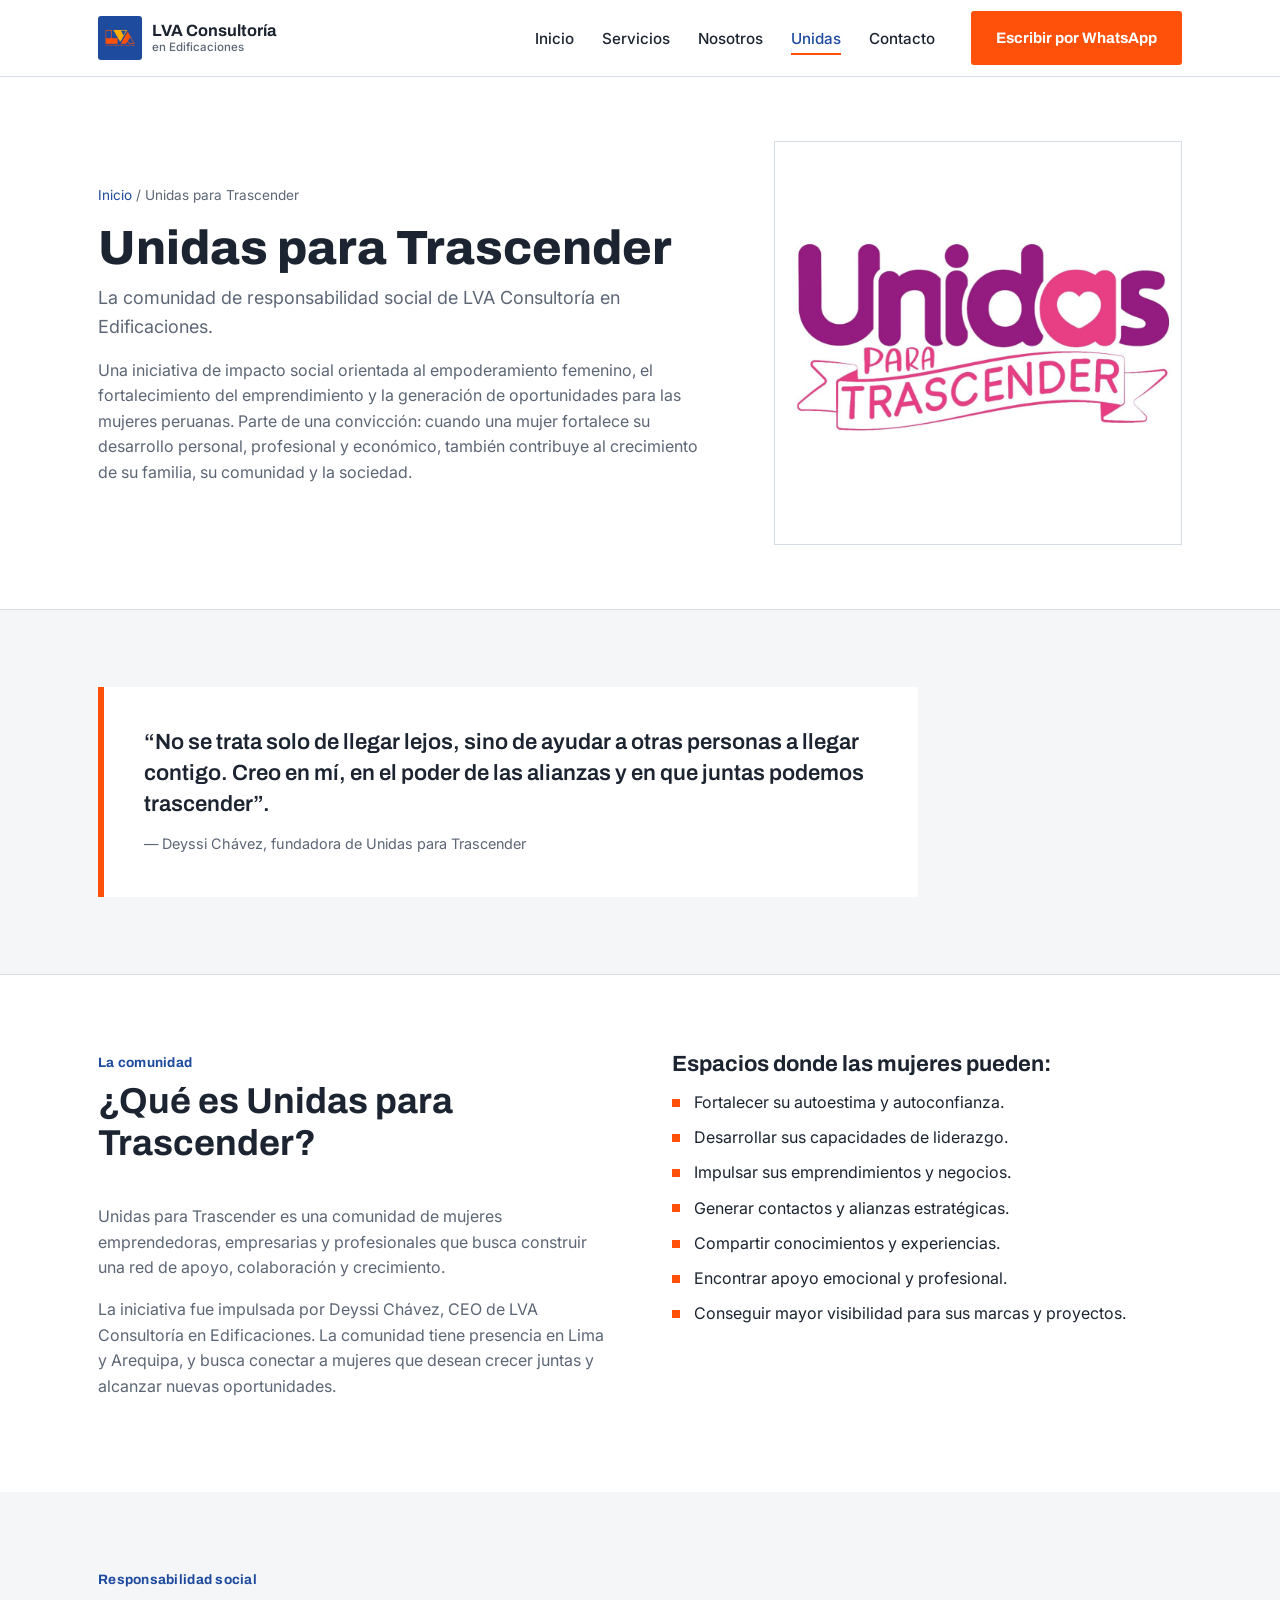
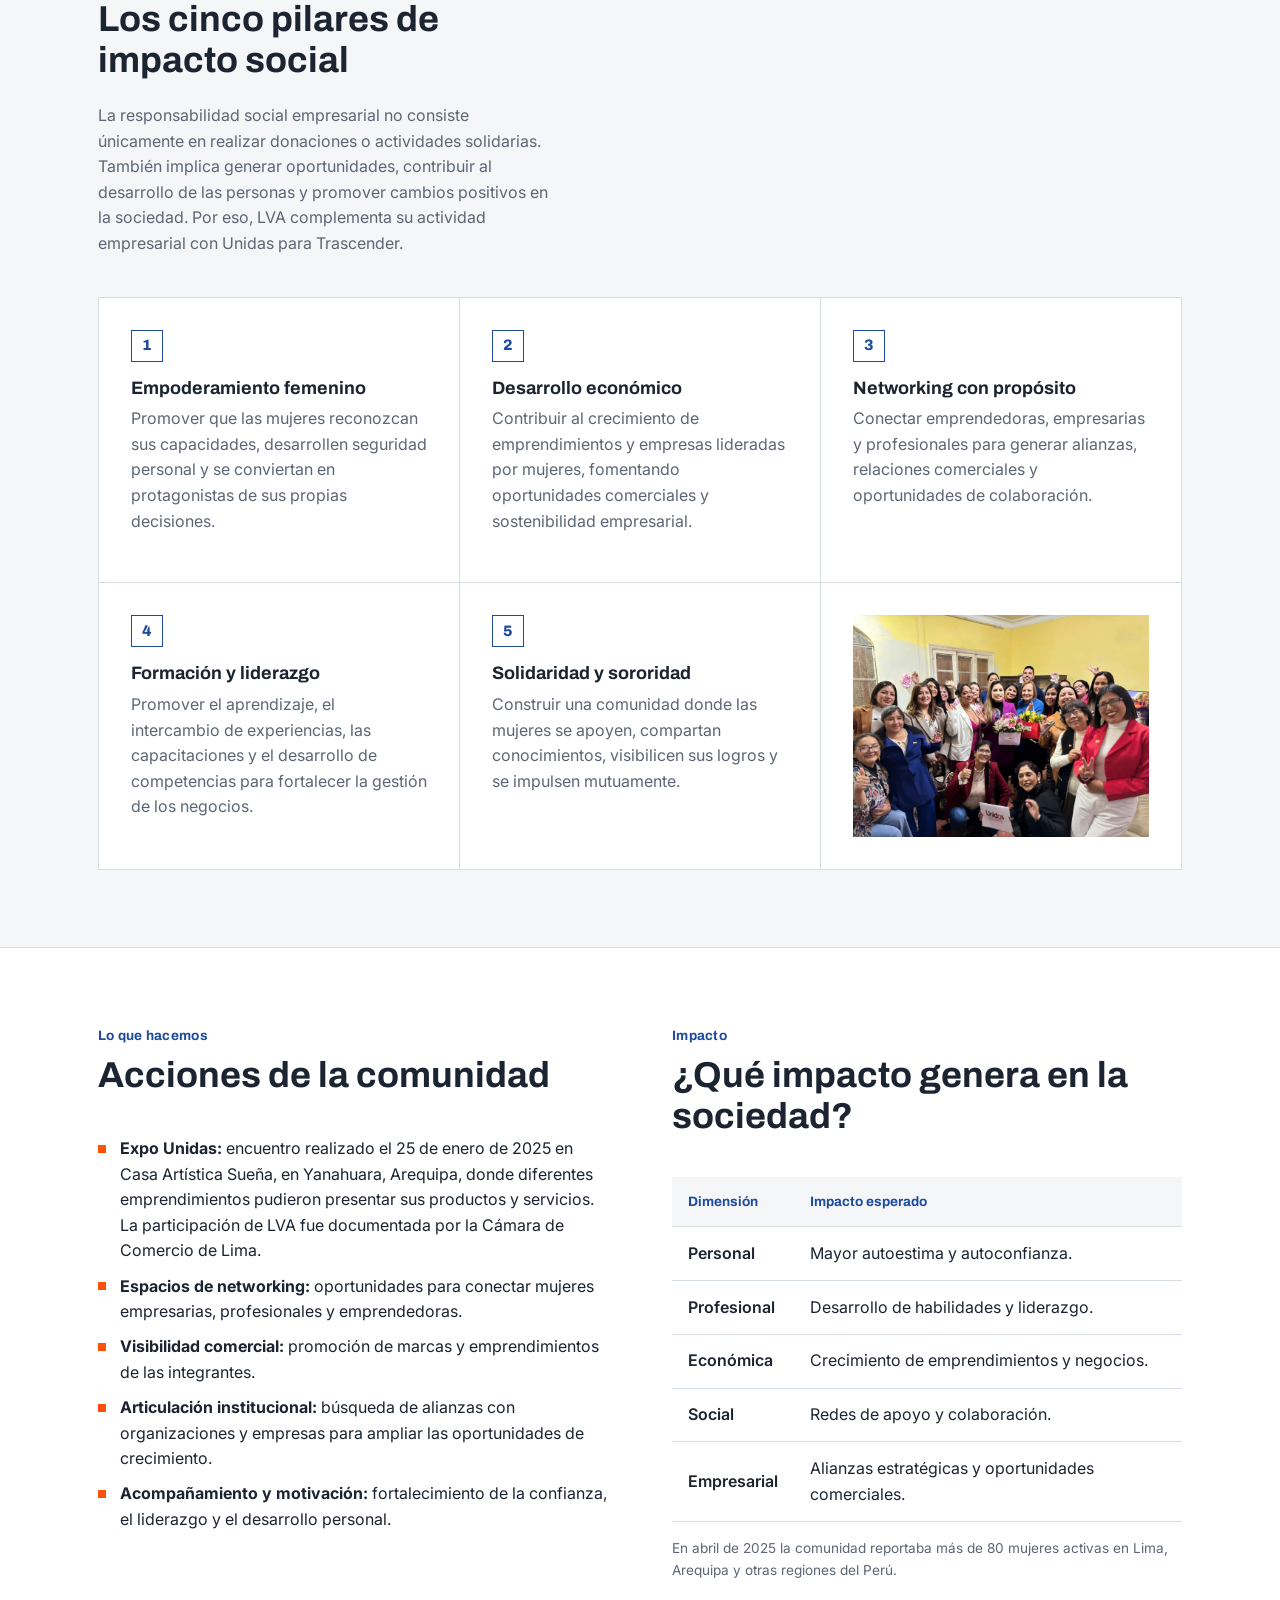
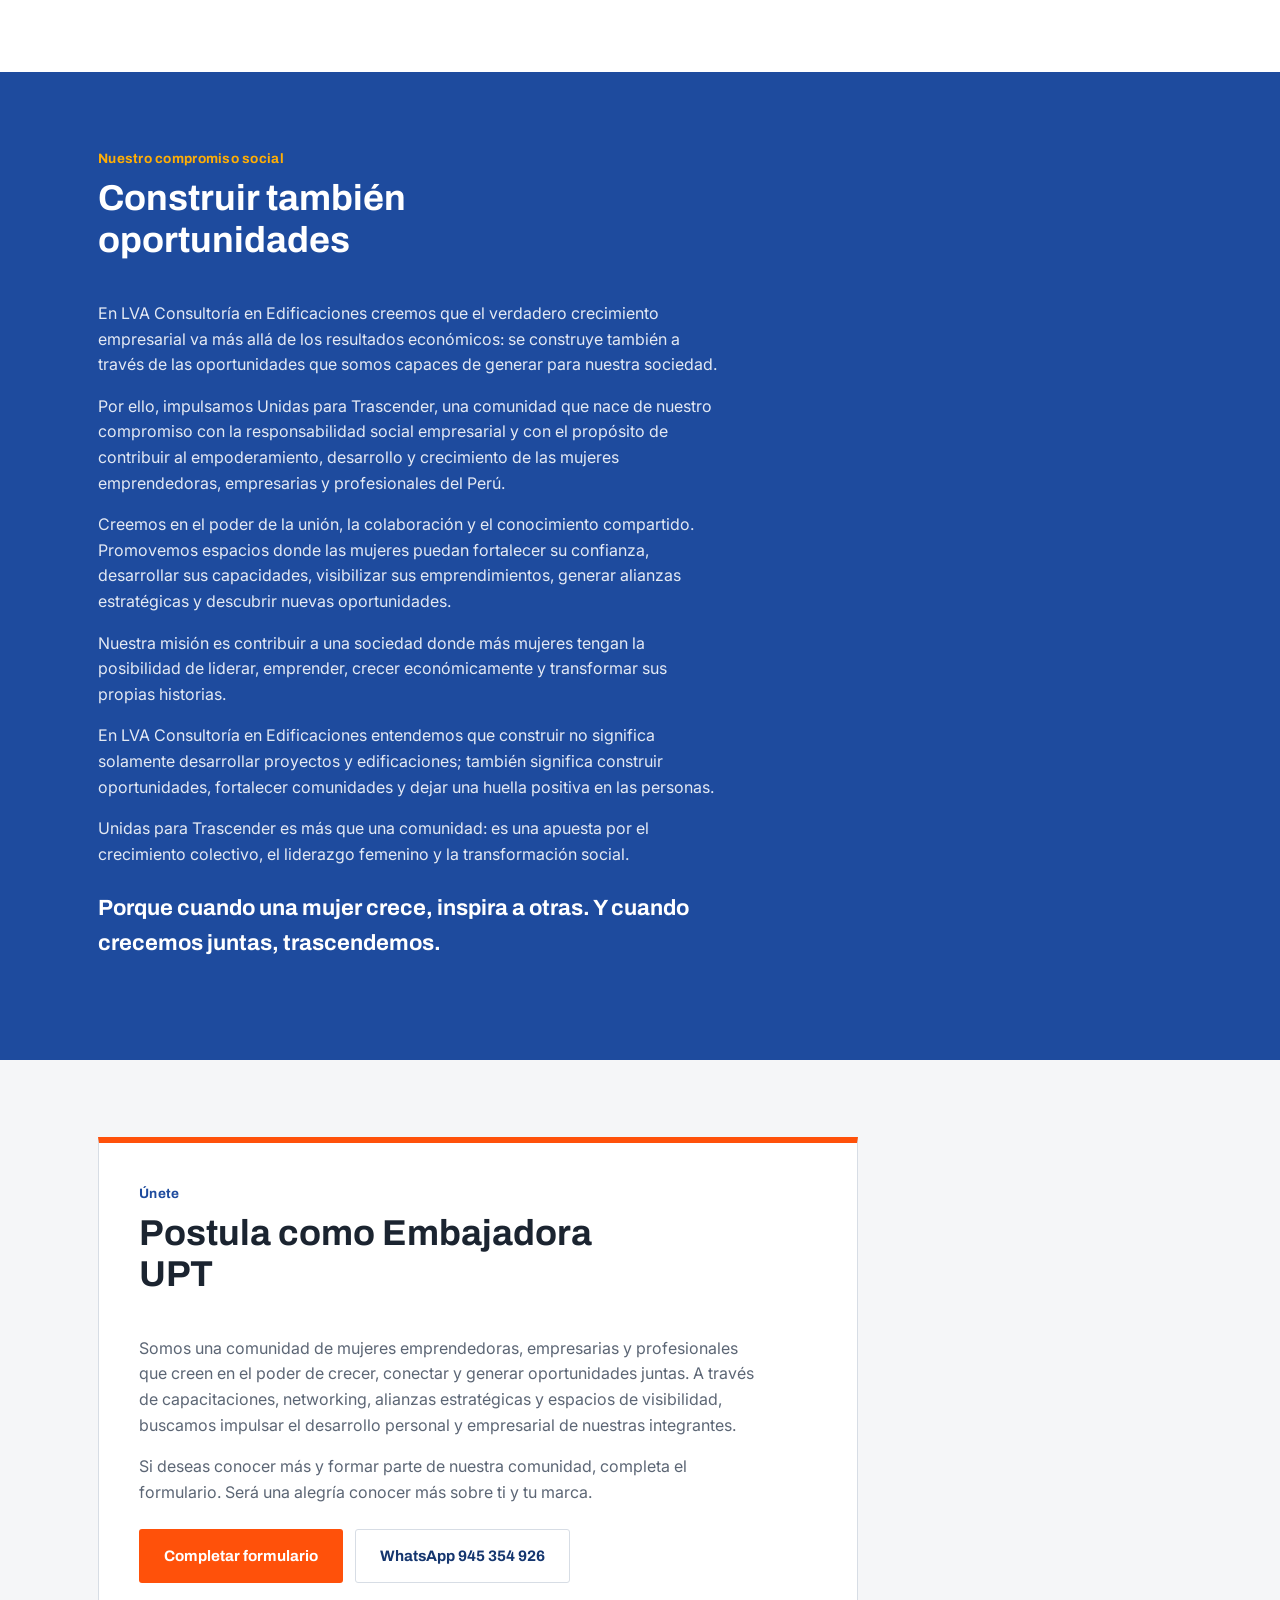
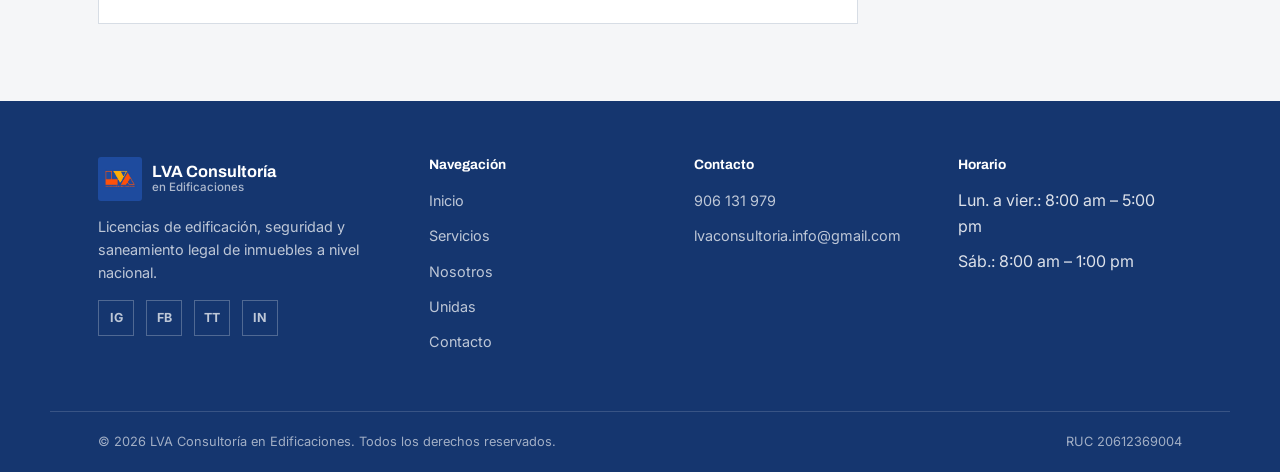
<file: unidas.html>
<!DOCTYPE html>
<html lang="es">
<head>
<meta charset="UTF-8">
<meta name="viewport" content="width=device-width, initial-scale=1.0">
<title>Unidas para Trascender | LVA Consultoría en Edificaciones</title>
<meta name="description" content="Unidas para Trascender: la comunidad de responsabilidad social de LVA Consultoría en Edificaciones para el empoderamiento de mujeres emprendedoras, empresarias y profesionales del Perú.">
<link rel="icon" type="image/jpeg" href="imagenes/logo.jpeg">
<link rel="stylesheet" href="styles.css">
</head>
<body>

<a href="#main" class="sr-only" style="position:absolute; left:-9999px;">Saltar al contenido</a>

<header class="site-header">
  <div class="container">
    <a href="index.html" class="brand" aria-label="LVA Consultoría en Edificaciones — Inicio">
      <img class="brand-mark" src="imagenes/logo.jpeg" alt="" width="44" height="44">
      <span class="brand-name">LVA Consultoría
        <span>en Edificaciones</span>
      </span>
    </a>

    <button class="nav-toggle" id="navToggle" aria-expanded="false" aria-controls="mainNav" aria-label="Abrir menú de navegación">
      <span class="nav-toggle-bars"><span></span><span></span><span></span></span>
    </button>

    <nav class="main-nav" id="mainNav">
      <ul class="nav-links">
        <li><a href="index.html">Inicio</a></li>
        <li><a href="servicios.html">Servicios</a></li>
        <li><a href="nosotros.html">Nosotros</a></li>
        <li><a href="unidas.html" aria-current="page">Unidas</a></li>
        <li><a href="contacto.html">Contacto</a></li>
      </ul>
      <a class="btn btn-primary" href="https://wa.me/51906131979" target="_blank" rel="noopener">Escribir por WhatsApp</a>
    </nav>
  </div>
</header>

<main id="main">

  <section class="page-hero unidas-hero">
    <div class="container">
      <div>
        <p class="breadcrumb"><a href="index.html">Inicio</a> / Unidas para Trascender</p>
        <h1>Unidas para Trascender</h1>
        <p class="lead">La comunidad de responsabilidad social de LVA Consultoría en Edificaciones.</p>
        <p>Una iniciativa de impacto social orientada al empoderamiento femenino, el fortalecimiento del emprendimiento y la generación de oportunidades para las mujeres peruanas. Parte de una convicción: cuando una mujer fortalece su desarrollo personal, profesional y económico, también contribuye al crecimiento de su familia, su comunidad y la sociedad.</p>
      </div>
      <figure class="unidas-hero-logo">
        <img src="imagenes/unidas_logo.jpeg" alt="Logo de Unidas para Trascender" width="1080" height="1070">
      </figure>
    </div>
  </section>

  <section>
    <div class="container">
      <blockquote class="unidas-quote">
        <p>“No se trata solo de llegar lejos, sino de ayudar a otras personas a llegar contigo. Creo en mí, en el poder de las alianzas y en que juntas podemos trascender”.</p>
        <cite>— Deyssi Chávez, fundadora de Unidas para Trascender</cite>
      </blockquote>
    </div>
  </section>

  <!-- ¿Qué es? -->
  <section class="story">
    <div class="container unidas-split">
      <div>
        <div class="section-head">
          <span class="kicker">La comunidad</span>
          <h2>¿Qué es Unidas para Trascender?</h2>
        </div>
        <p>Unidas para Trascender es una comunidad de mujeres emprendedoras, empresarias y profesionales que busca construir una red de apoyo, colaboración y crecimiento.</p>
        <p>La iniciativa fue impulsada por <a href="nosotros.html">Deyssi Chávez</a>, CEO de LVA Consultoría en Edificaciones. La comunidad tiene presencia en Lima y Arequipa, y busca conectar a mujeres que desean crecer juntas y alcanzar nuevas oportunidades.</p>
      </div>
      <div>
        <h3>Espacios donde las mujeres pueden:</h3>
        <ul class="check-list">
          <li>Fortalecer su autoestima y autoconfianza.</li>
          <li>Desarrollar sus capacidades de liderazgo.</li>
          <li>Impulsar sus emprendimientos y negocios.</li>
          <li>Generar contactos y alianzas estratégicas.</li>
          <li>Compartir conocimientos y experiencias.</li>
          <li>Encontrar apoyo emocional y profesional.</li>
          <li>Conseguir mayor visibilidad para sus marcas y proyectos.</li>
        </ul>
      </div>
    </div>
  </section>

  <!-- Pilares -->
  <section>
    <div class="container">
      <div class="section-head">
        <span class="kicker">Responsabilidad social</span>
        <h2>Los cinco pilares de impacto social</h2>
        <p>La responsabilidad social empresarial no consiste únicamente en realizar donaciones o actividades solidarias. También implica generar oportunidades, contribuir al desarrollo de las personas y promover cambios positivos en la sociedad. Por eso, LVA complementa su actividad empresarial con Unidas para Trascender.</p>
      </div>
      <div class="services-grid services-grid-3">
        <article class="service-panel">
          <span class="cat-tag">1</span>
          <h3>Empoderamiento femenino</h3>
          <p>Promover que las mujeres reconozcan sus capacidades, desarrollen seguridad personal y se conviertan en protagonistas de sus propias decisiones.</p>
        </article>
        <article class="service-panel">
          <span class="cat-tag">2</span>
          <h3>Desarrollo económico</h3>
          <p>Contribuir al crecimiento de emprendimientos y empresas lideradas por mujeres, fomentando oportunidades comerciales y sostenibilidad empresarial.</p>
        </article>
        <article class="service-panel">
          <span class="cat-tag">3</span>
          <h3>Networking con propósito</h3>
          <p>Conectar emprendedoras, empresarias y profesionales para generar alianzas, relaciones comerciales y oportunidades de colaboración.</p>
        </article>
        <article class="service-panel">
          <span class="cat-tag">4</span>
          <h3>Formación y liderazgo</h3>
          <p>Promover el aprendizaje, el intercambio de experiencias, las capacitaciones y el desarrollo de competencias para fortalecer la gestión de los negocios.</p>
        </article>
        <article class="service-panel">
          <span class="cat-tag">5</span>
          <h3>Solidaridad y sororidad</h3>
          <p>Construir una comunidad donde las mujeres se apoyen, compartan conocimientos, visibilicen sus logros y se impulsen mutuamente.</p>
        </article>
        <article class="service-panel">
          <img class="service-thumb" src="imagenes/unidas.jpeg" alt="Encuentro de la comunidad Unidas para Trascender" width="1600" height="1201" loading="lazy" style="aspect-ratio:4/3; margin:0;">
        </article>
      </div>
    </div>
  </section>

  <!-- Acciones e impacto -->
  <section class="story">
    <div class="container unidas-split">
      <div>
        <div class="section-head">
          <span class="kicker">Lo que hacemos</span>
          <h2>Acciones de la comunidad</h2>
        </div>
        <ul class="check-list">
          <li><strong>Expo Unidas:</strong> encuentro realizado el 25 de enero de 2025 en Casa Artística Sueña, en Yanahuara, Arequipa, donde diferentes emprendimientos pudieron presentar sus productos y servicios. La participación de LVA fue documentada por la Cámara de Comercio de Lima.</li>
          <li><strong>Espacios de networking:</strong> oportunidades para conectar mujeres empresarias, profesionales y emprendedoras.</li>
          <li><strong>Visibilidad comercial:</strong> promoción de marcas y emprendimientos de las integrantes.</li>
          <li><strong>Articulación institucional:</strong> búsqueda de alianzas con organizaciones y empresas para ampliar las oportunidades de crecimiento.</li>
          <li><strong>Acompañamiento y motivación:</strong> fortalecimiento de la confianza, el liderazgo y el desarrollo personal.</li>
        </ul>
      </div>
      <div>
        <div class="section-head">
          <span class="kicker">Impacto</span>
          <h2>¿Qué impacto genera en la sociedad?</h2>
        </div>
        <table class="impact-table">
          <thead>
            <tr><th scope="col">Dimensión</th><th scope="col">Impacto esperado</th></tr>
          </thead>
          <tbody>
            <tr><td>Personal</td><td>Mayor autoestima y autoconfianza.</td></tr>
            <tr><td>Profesional</td><td>Desarrollo de habilidades y liderazgo.</td></tr>
            <tr><td>Económica</td><td>Crecimiento de emprendimientos y negocios.</td></tr>
            <tr><td>Social</td><td>Redes de apoyo y colaboración.</td></tr>
            <tr><td>Empresarial</td><td>Alianzas estratégicas y oportunidades comerciales.</td></tr>
          </tbody>
        </table>
        <p class="note">En abril de 2025 la comunidad reportaba más de 80 mujeres activas en Lima, Arequipa y otras regiones del Perú.</p>
      </div>
    </div>
  </section>

  <!-- Compromiso -->
  <section class="commitment">
    <div class="container">
      <div class="section-head">
        <span class="kicker">Nuestro compromiso social</span>
        <h2>Construir también oportunidades</h2>
      </div>
      <div class="commitment-body">
        <p>En LVA Consultoría en Edificaciones creemos que el verdadero crecimiento empresarial va más allá de los resultados económicos: se construye también a través de las oportunidades que somos capaces de generar para nuestra sociedad.</p>
        <p>Por ello, impulsamos Unidas para Trascender, una comunidad que nace de nuestro compromiso con la responsabilidad social empresarial y con el propósito de contribuir al empoderamiento, desarrollo y crecimiento de las mujeres emprendedoras, empresarias y profesionales del Perú.</p>
        <p>Creemos en el poder de la unión, la colaboración y el conocimiento compartido. Promovemos espacios donde las mujeres puedan fortalecer su confianza, desarrollar sus capacidades, visibilizar sus emprendimientos, generar alianzas estratégicas y descubrir nuevas oportunidades.</p>
        <p>Nuestra misión es contribuir a una sociedad donde más mujeres tengan la posibilidad de liderar, emprender, crecer económicamente y transformar sus propias historias.</p>
        <p>En LVA Consultoría en Edificaciones entendemos que construir no significa solamente desarrollar proyectos y edificaciones; también significa construir oportunidades, fortalecer comunidades y dejar una huella positiva en las personas.</p>
        <p>Unidas para Trascender es más que una comunidad: es una apuesta por el crecimiento colectivo, el liderazgo femenino y la transformación social.</p>
        <p class="closing">Porque cuando una mujer crece, inspira a otras. Y cuando crecemos juntas, trascendemos.</p>
      </div>
    </div>
  </section>

  <!-- Únete -->
  <section id="unete">
    <div class="container">
      <div class="join-panel">
        <div class="section-head">
          <span class="kicker">Únete</span>
          <h2>Postula como Embajadora UPT</h2>
        </div>
        <p>Somos una comunidad de mujeres emprendedoras, empresarias y profesionales que creen en el poder de crecer, conectar y generar oportunidades juntas. A través de capacitaciones, networking, alianzas estratégicas y espacios de visibilidad, buscamos impulsar el desarrollo personal y empresarial de nuestras integrantes.</p>
        <p>Si deseas conocer más y formar parte de nuestra comunidad, completa el formulario. Será una alegría conocer más sobre ti y tu marca.</p>
        <div class="join-actions">
          <a class="btn btn-primary" href="https://forms.gle/sCzH86WrXy52WxXC9" target="_blank" rel="noopener">Completar formulario</a>
          <a class="btn btn-outline" href="https://wa.me/51945354926?text=Hola%2C%20quiero%20saber%20m%C3%A1s%20sobre%20Unidas%20para%20Trascender" target="_blank" rel="noopener">WhatsApp 945 354 926</a>
        </div>
      </div>
    </div>
  </section>

</main>

<footer class="site-footer">
  <div class="container footer-top">
    <div class="footer-col footer-brand">
      <a href="index.html" class="brand" aria-label="LVA Consultoría en Edificaciones — Inicio">
        <img class="brand-mark" src="imagenes/logo.jpeg" alt="" width="44" height="44">
        <span class="brand-name" style="color:#fff;">LVA Consultoría
          <span style="color: rgba(255,255,255,0.65);">en Edificaciones</span>
        </span>
      </a>
      <p>Licencias de edificación, seguridad y saneamiento legal de inmuebles a nivel nacional.</p>
      <div class="footer-social">
        <a href="https://www.instagram.com/lvaconsultoria/" target="_blank" rel="noopener" aria-label="Instagram de LVA Consultoría">IG</a>
        <a href="https://www.facebook.com/lvaconsultoriaedificaciones" target="_blank" rel="noopener" aria-label="Facebook de LVA Consultoría">FB</a>
        <a href="https://tiktok.com/@lvaconsultoria" target="_blank" rel="noopener" aria-label="TikTok de LVA Consultoría">TT</a>
        <a href="https://www.linkedin.com/company/lva-consultor%C3%ADa-en-edificaciones/posts/" target="_blank" rel="noopener" aria-label="LinkedIn de LVA Consultoría">IN</a>
      </div>
    </div>

    <div class="footer-col">
      <h4>Navegación</h4>
      <ul>
        <li><a href="index.html">Inicio</a></li>
        <li><a href="servicios.html">Servicios</a></li>
        <li><a href="nosotros.html">Nosotros</a></li>
        <li><a href="unidas.html">Unidas</a></li>
        <li><a href="contacto.html">Contacto</a></li>
      </ul>
    </div>

    <div class="footer-col">
      <h4>Contacto</h4>
      <ul>
        <li><a href="tel:+51906131979">906 131 979</a></li>
        <li><a href="mailto:lvaconsultoria.info@gmail.com">lvaconsultoria.info@gmail.com</a></li>
      </ul>
    </div>

    <div class="footer-col">
      <h4>Horario</h4>
      <ul>
        <li>Lun. a vier.: 8:00 am – 5:00 pm</li>
        <li>Sáb.: 8:00 am – 1:00 pm</li>
      </ul>
    </div>
  </div>

  <div class="container footer-bottom">
    <span>© <span id="year"></span> LVA Consultoría en Edificaciones. Todos los derechos reservados.</span>
    <span>RUC 20612369004</span>
  </div>
</footer>

<script src="script.js"></script>
</body>
</html>
</file>
<file: styles.css>
/* ==========================================================================
   LVA Consultoría en Edificaciones — Estilos globales
   Tipografía: la marca definió "CocoSharp Tria" para títulos. Se declara
   primero en el stack; si no está licenciada/instalada, el navegador cae en
   Archivo (Google Fonts), una geométrica de peso similar. Para activar la
   fuente real, agrega tu @font-face con los archivos .woff2 antes de esta
   hoja de estilos.
   ========================================================================== */

@import url('https://fonts.googleapis.com/css2?family=Archivo:wght@500;600;700;800&family=Inter:wght@400;500;600&display=swap');

:root {
  /* Color — tomados del logo de LVA */
  --color-primary: #1e4b9e;
  --color-primary-dark: #15366f;
  --color-accent: #ff510a;
  --color-accent-dark: #d94208;
  --color-accent-soft: #ffae05;
  --color-bg: #f5f6f8;
  --color-surface: #ffffff;
  --color-ink: #1b2430;
  --color-ink-muted: #5c6675;
  --color-line: #d7dde5;

  /* Tipografía */
  --font-display: 'CocoSharp Tria', 'Archivo', 'Helvetica Neue', Arial, sans-serif;
  --font-body: 'Inter', 'Segoe UI', Arial, sans-serif;

  /* Escala tipográfica */
  --step-0: 1rem;
  --step-1: 1.125rem;
  --step-2: 1.375rem;
  --step-3: 1.75rem;
  --step-4: 2.25rem;
  --step-5: 3rem;

  /* Layout */
  --content-width: 1180px;
  --gutter: clamp(1.25rem, 4vw, 3rem);
  --radius: 3px;
}

/* ---------- Reset base ---------- */
*, *::before, *::after { box-sizing: border-box; }

html {
  scroll-behavior: smooth;
  scroll-padding-top: 88px;
}

body {
  margin: 0;
  font-family: var(--font-body);
  font-size: var(--step-0);
  line-height: 1.6;
  color: var(--color-ink);
  background: var(--color-bg);
  -webkit-font-smoothing: antialiased;
}

h1, h2, h3, h4 {
  font-family: var(--font-display);
  font-weight: 700;
  line-height: 1.15;
  margin: 0 0 0.6em;
  color: var(--color-ink);
}

h1 { font-size: clamp(2rem, 4vw, var(--step-5)); font-weight: 800; }
h2 { font-size: clamp(1.6rem, 3vw, var(--step-4)); }
h3 { font-size: var(--step-2); }

p { margin: 0 0 1em; max-width: 62ch; color: var(--color-ink-muted); }

a { color: inherit; text-decoration: none; }

ul { margin: 0; padding: 0; list-style: none; }

img { max-width: 100%; height: auto; display: block; }

button { font-family: inherit; cursor: pointer; }

:focus-visible {
  outline: 2px solid var(--color-accent);
  outline-offset: 3px;
}

@media (prefers-reduced-motion: reduce) {
  * { animation-duration: 0.01ms !important; transition-duration: 0.01ms !important; scroll-behavior: auto !important; }
}

/* ---------- Contenedor ---------- */
.container {
  width: 100%;
  max-width: var(--content-width);
  margin-inline: auto;
  padding-inline: var(--gutter);
}

section { padding-block: clamp(3rem, 6vw, 5.5rem); }

.section-head {
  max-width: 46ch;
  margin-bottom: 2.5rem;
}

.section-title-lg {
  font-size: clamp(1.9rem, 4vw, 2.75rem);
  max-width: 20ch;
  margin: 0;
}

.section-head .kicker {
  display: block;
  font-family: var(--font-display);
  font-weight: 700;
  font-size: 0.85rem;
  letter-spacing: 0.02em;
  color: var(--color-primary);
  margin-bottom: 0.5rem;
}

/* ---------- Botones ---------- */
.btn {
  display: inline-flex;
  align-items: center;
  gap: 0.5rem;
  padding: 0.85rem 1.5rem;
  border-radius: var(--radius);
  font-family: var(--font-display);
  font-weight: 700;
  font-size: 0.95rem;
  border: 1.5px solid transparent;
  transition: background-color 0.15s ease, color 0.15s ease, border-color 0.15s ease;
}

.btn-primary {
  background: var(--color-accent);
  color: #fff;
}
.btn-primary:hover { background: var(--color-accent-dark); }

.btn-outline {
  background: transparent;
  border-color: var(--color-line);
  color: var(--color-primary-dark);
}
.btn-outline:hover { border-color: var(--color-primary); background: var(--color-surface); }

.btn-ghost {
  background: transparent;
  color: var(--color-primary-dark);
  padding-inline: 0;
}
.btn-ghost::after { content: ''; }

/* ==========================================================================
   Header
   ========================================================================== */
.site-header {
  position: sticky;
  top: 0;
  z-index: 100;
  background: var(--color-surface);
  border-bottom: 1px solid var(--color-line);
}

.site-header .container {
  display: flex;
  align-items: center;
  justify-content: space-between;
  min-height: 76px;
}

.brand {
  display: flex;
  align-items: center;
  gap: 0.65rem;
}

.brand-mark {
  width: 44px;
  height: 44px;
  object-fit: cover;
  border-radius: var(--radius);
  background: var(--color-primary);
  color: #fff;
  font-family: var(--font-display);
  font-weight: 800;
  font-size: 1rem;
  display: flex;
  align-items: center;
  justify-content: center;
  flex-shrink: 0;
}

.brand-name {
  font-family: var(--font-display);
  font-weight: 700;
  font-size: 1.02rem;
  line-height: 1.15;
  color: var(--color-ink);
}

.brand-name span {
  display: block;
  font-family: var(--font-body);
  font-weight: 500;
  font-size: 0.72rem;
  color: var(--color-ink-muted);
}

.nav-toggle {
  display: none;
  background: transparent;
  border: 1px solid var(--color-line);
  border-radius: var(--radius);
  width: 44px;
  height: 44px;
  padding: 0;
  align-items: center;
  justify-content: center;
}

.nav-toggle-bars {
  position: relative;
  width: 20px;
  height: 14px;
}
.nav-toggle-bars span {
  position: absolute;
  left: 0;
  width: 100%;
  height: 2px;
  background: var(--color-ink);
  transition: transform 0.2s ease, opacity 0.2s ease, top 0.2s ease;
}
.nav-toggle-bars span:nth-child(1) { top: 0; }
.nav-toggle-bars span:nth-child(2) { top: 6px; }
.nav-toggle-bars span:nth-child(3) { top: 12px; }

.nav-toggle[aria-expanded="true"] .nav-toggle-bars span:nth-child(1) {
  top: 6px; transform: rotate(45deg);
}
.nav-toggle[aria-expanded="true"] .nav-toggle-bars span:nth-child(2) { opacity: 0; }
.nav-toggle[aria-expanded="true"] .nav-toggle-bars span:nth-child(3) {
  top: 6px; transform: rotate(-45deg);
}

.main-nav {
  display: flex;
  align-items: center;
  gap: 2.25rem;
}

.nav-links {
  display: flex;
  align-items: center;
  gap: 1.75rem;
}

.nav-links a {
  font-weight: 500;
  font-size: 0.95rem;
  color: var(--color-ink);
  padding-block: 0.35rem;
  border-bottom: 2px solid transparent;
  transition: border-color 0.15s ease, color 0.15s ease;
}

.nav-links a:hover,
.nav-links a[aria-current="page"] {
  color: var(--color-primary);
  border-bottom-color: var(--color-accent);
}

.main-nav .btn { flex-shrink: 0; }

/* ---------- Nav móvil ---------- */
@media (max-width: 860px) {
  .nav-toggle { display: inline-flex; }

  .main-nav {
    position: fixed;
    inset: 76px 0 0 0;
    background: var(--color-surface);
    flex-direction: column;
    align-items: stretch;
    gap: 0;
    padding: 1.5rem var(--gutter) 2rem;
    transform: translateY(-8px);
    opacity: 0;
    visibility: hidden;
    transition: opacity 0.18s ease, transform 0.18s ease, visibility 0.18s;
    overflow-y: auto;
  }

  .main-nav.is-open {
    transform: translateY(0);
    opacity: 1;
    visibility: visible;
  }

  .nav-links {
    flex-direction: column;
    align-items: stretch;
    gap: 0;
    border-top: 1px solid var(--color-line);
  }

  .nav-links a {
    padding-block: 1rem;
    border-bottom: 1px solid var(--color-line);
  }

  .main-nav .btn {
    margin-top: 1.25rem;
    justify-content: center;
  }
}

/* ==========================================================================
   Hero — panel tipo "sello de plano técnico"
   ========================================================================== */
.hero {
  padding-block: clamp(2.5rem, 7vw, 5rem);
}

.hero .container {
  display: grid;
  grid-template-columns: 1.2fr 0.9fr;
  gap: clamp(2rem, 5vw, 4rem);
  align-items: center;
}

.hero-eyebrow {
  font-weight: 600;
  font-size: 0.9rem;
  color: var(--color-primary);
  margin-bottom: 0.75rem;
}

.hero h1 { margin-bottom: 0.9em; }

.hero-title-lg {
  font-size: clamp(2.4rem, 5.5vw, 3.5rem);
  max-width: 14ch;
}

.hero-photo {
  margin: 0;
  position: relative;
  border-bottom: 6px solid var(--color-accent);
}
.hero-photo::after {
  content: '';
  position: absolute;
  top: -10px;
  right: -10px;
  width: 64px;
  height: 64px;
  border-top: 6px solid var(--color-accent-soft);
  border-right: 6px solid var(--color-accent-soft);
}
.hero-photo img {
  width: 100%;
  aspect-ratio: 4 / 5;
  max-height: 560px;
  object-fit: cover;
  object-position: center 35%;
}

.hero .container > * { min-width: 0; }
.hero .spec-panel { grid-column: 1 / -1; }

.hero-actions {
  display: flex;
  gap: 1rem;
  flex-wrap: wrap;
  margin-top: 1.75rem;
}

/* Panel de cifras estilo "cajetín" de plano */
.spec-panel {
  position: relative;
  background: var(--color-surface);
  border: 1px solid var(--color-line);
  padding: 1.75rem;
}

.spec-panel::before,
.spec-panel::after,
.spec-panel .corner-tl,
.spec-panel .corner-br {
  content: '';
  position: absolute;
  width: 18px;
  height: 18px;
  border: 2px solid var(--color-accent);
}
.spec-panel::before { top: -1px; left: -1px; border-right: none; border-bottom: none; }
.spec-panel::after { bottom: -1px; right: -1px; border-left: none; border-top: none; }

.spec-panel-title {
  font-family: var(--font-display);
  font-weight: 700;
  font-size: 0.8rem;
  color: var(--color-ink-muted);
  padding-bottom: 0.9rem;
  margin-bottom: 1.1rem;
  border-bottom: 1px solid var(--color-line);
}

.spec-grid {
  display: grid;
  grid-template-columns: repeat(4, 1fr);
  gap: 1.4rem;
}

.spec-item .num {
  display: block;
  font-family: var(--font-display);
  font-weight: 800;
  font-size: var(--step-3);
  color: var(--color-primary);
  line-height: 1;
}

.spec-item .num em {
  font-style: normal;
  color: var(--color-accent-soft);
}

.spec-item .label {
  display: block;
  font-size: 0.82rem;
  color: var(--color-ink-muted);
  margin-top: 0.35rem;
}

.spec-panel-foot {
  margin-top: 1.4rem;
  padding-top: 1rem;
  border-top: 1px solid var(--color-line);
  font-size: 0.8rem;
  color: var(--color-ink-muted);
  display: flex;
  justify-content: space-between;
  gap: 1rem;
}

@media (max-width: 860px) {
  .hero .container { grid-template-columns: 1fr; }
  .spec-grid { grid-template-columns: 1fr 1fr; }
  .hero-photo { max-width: 460px; }
}

/* ==========================================================================
   Servicios — paneles con etiqueta de categoría
   ========================================================================== */
.services-grid {
  display: grid;
  grid-template-columns: repeat(2, 1fr);
  gap: 1px;
  background: var(--color-line);
  border: 1px solid var(--color-line);
}

.service-panel {
  background: var(--color-surface);
  padding: 2rem;
  position: relative;
}

.cat-tag {
  display: inline-flex;
  align-items: center;
  justify-content: center;
  width: 32px;
  height: 32px;
  font-family: var(--font-display);
  font-weight: 800;
  font-size: 0.95rem;
  color: var(--color-primary);
  border: 1.5px solid var(--color-primary);
  margin-bottom: 1rem;
}

.service-panel h3 { margin-bottom: 0.5rem; font-size: var(--step-1); }

.service-panel ul {
  margin-top: 1rem;
  display: flex;
  flex-direction: column;
  gap: 0.45rem;
}

.service-panel li {
  font-size: 0.9rem;
  color: var(--color-ink-muted);
  padding-left: 1rem;
  position: relative;
}

.service-panel li::before {
  content: '';
  position: absolute;
  left: 0;
  top: 0.55em;
  width: 6px;
  height: 1.5px;
  background: var(--color-accent);
}

/* Versión condensada usada en la página de inicio */
.service-panel-link {
  display: block;
  transition: background-color 0.15s ease;
}
.service-panel-link:hover { background: var(--color-bg); }
.service-panel-link p { margin-bottom: 1.1rem; }

.service-thumb {
  width: 100%;
  aspect-ratio: 1;
  object-fit: cover;
  margin-bottom: 1.25rem;
}

.link-more {
  font-family: var(--font-display);
  font-weight: 700;
  font-size: 0.88rem;
  color: var(--color-primary);
  padding-bottom: 0.15rem;
  border-bottom: 1.5px solid var(--color-accent);
}

.services-grid-3 { grid-template-columns: repeat(3, 1fr); }

@media (max-width: 860px) {
  .services-grid-3 { grid-template-columns: 1fr; }
}

@media (max-width: 700px) {
  .services-grid { grid-template-columns: 1fr; }
}

/* ==========================================================================
   Clientes / confianza
   ========================================================================== */
.clients-band {
  background: var(--color-surface);
  border-top: 1px solid var(--color-line);
  border-bottom: 1px solid var(--color-line);
}

.clients-band .container {
  padding-block: 2.25rem;
}

.clients-band .label {
  font-size: 0.82rem;
  color: var(--color-ink-muted);
  margin-bottom: 1rem;
}

.clients-list {
  display: flex;
  flex-wrap: wrap;
  gap: 0.75rem 2.5rem;
}

.clients-list li {
  font-family: var(--font-display);
  font-weight: 700;
  color: var(--color-ink);
  font-size: 1.02rem;
}

/* ==========================================================================
   Nosotros (resumen) — franja con fondo primario
   ========================================================================== */
.about-band {
  background: var(--color-primary);
  color: #fff;
}

.about-band .container {
  display: grid;
  grid-template-columns: 1fr 1fr;
  gap: clamp(2rem, 5vw, 4rem);
  align-items: start;
}

.about-band h2 { color: #fff; }
.about-band p { color: rgba(255,255,255,0.82); }

.about-band .btn-outline {
  border-color: rgba(255,255,255,0.4);
  color: #fff;
}
.about-band .btn-outline:hover { background: rgba(255,255,255,0.1); border-color: #fff; }

.founder-card {
  display: grid;
  grid-template-columns: 160px 1fr;
  gap: 1.5rem;
  align-items: center;
}

.founder-card img {
  width: 100%;
  aspect-ratio: 1;
  object-fit: cover;
  object-position: center top;
  border: 4px solid var(--color-accent-soft);
}

.founder-card .role {
  font-size: 0.78rem;
  color: var(--color-accent-soft);
  margin-bottom: 0.15rem;
}

.founder-card .who {
  font-family: var(--font-display);
  font-weight: 700;
  font-size: 1.35rem;
  color: #fff;
  margin-bottom: 0.5rem;
}

@media (max-width: 480px) {
  .founder-card { grid-template-columns: 1fr; }
  .founder-card img { max-width: 180px; }
}

/* ==========================================================================
   CTA de contacto
   ========================================================================== */
.contact-cta {
  background: var(--color-bg);
}

.contact-cta .container {
  border: 1px solid var(--color-line);
  background: var(--color-surface);
  padding: clamp(2rem, 5vw, 3rem);
  display: flex;
  flex-wrap: wrap;
  align-items: center;
  justify-content: space-between;
  gap: 1.5rem;
}

.contact-cta h2 { margin-bottom: 0.35rem; font-size: var(--step-3); }
.contact-cta p { margin: 0; }

.contact-cta-actions {
  display: flex;
  gap: 0.9rem;
  flex-wrap: wrap;
}

/* ==========================================================================
   Cabecera de página interna (Servicios / Nosotros / Contacto)
   ========================================================================== */
.page-hero {
  background: var(--color-surface);
  border-bottom: 1px solid var(--color-line);
  padding-block: clamp(2.5rem, 6vw, 4rem);
}

.page-hero .breadcrumb {
  font-size: 0.85rem;
  color: var(--color-ink-muted);
  margin-bottom: 0.9rem;
}
.page-hero .breadcrumb a { color: var(--color-primary); }

.page-hero h1 {
  font-size: clamp(2rem, 4.5vw, 3rem);
  max-width: 20ch;
  margin-bottom: 0.5rem;
}

.page-hero .lead {
  font-size: var(--step-1);
  max-width: 56ch;
  margin: 0;
}

/* ==========================================================================
   Servicios — bloques por categoría
   ========================================================================== */
.service-block {
  border-top: 1px solid var(--color-line);
  padding-block: clamp(2.5rem, 5vw, 3.5rem);
  scroll-margin-top: 96px;
}
.service-block:first-of-type { border-top: none; }

.service-block .container {
  display: grid;
  grid-template-columns: 0.85fr 1.15fr;
  gap: clamp(1.75rem, 4vw, 3.5rem);
}

.service-block-head .cat-tag { margin-bottom: 1.1rem; }
.service-block-head h2 { margin-bottom: 0.6rem; font-size: var(--step-3); }

.service-block-img {
  width: 100%;
  max-width: 400px;
  aspect-ratio: 1;
  object-fit: cover;
  margin-top: 1.5rem;
  border-bottom: 6px solid var(--color-accent);
}

.service-item-list {
  display: flex;
  flex-direction: column;
  gap: 0;
}

.service-item {
  padding-block: 1.1rem;
  border-top: 1px solid var(--color-line);
  display: grid;
  grid-template-columns: 1fr;
  gap: 0.3rem;
}
.service-item:first-child { border-top: none; padding-top: 0; }

.service-item h4 {
  font-family: var(--font-display);
  font-weight: 700;
  font-size: 1rem;
  margin: 0;
}

.service-item p {
  margin: 0;
  font-size: 0.92rem;
}

@media (max-width: 780px) {
  .service-block .container { grid-template-columns: 1fr; }
}

/* Ficha detallada — Licencia de Funcionamiento */
.detail-card {
  grid-column: 1 / -1;
  background: var(--color-surface);
  border: 1px solid var(--color-line);
  padding: clamp(1.5rem, 3vw, 2.25rem);
  margin-top: 1.75rem;
}

.detail-card-title {
  font-family: var(--font-display);
  font-weight: 700;
  font-size: 0.8rem;
  color: var(--color-ink-muted);
  padding-bottom: 0.9rem;
  margin-bottom: 1.25rem;
  border-bottom: 1px solid var(--color-line);
  display: flex;
  justify-content: space-between;
  gap: 1rem;
}

.detail-card h3 { font-size: var(--step-2); margin-bottom: 0.4rem; }

.detail-grid {
  display: grid;
  grid-template-columns: 1fr 1fr;
  gap: 1.75rem;
  margin-top: 1.5rem;
}

.detail-grid h4 {
  font-family: var(--font-display);
  font-weight: 700;
  font-size: 0.85rem;
  color: var(--color-primary);
  margin-bottom: 0.6rem;
}

.detail-grid ul { display: flex; flex-direction: column; gap: 0.5rem; }
.detail-grid li {
  font-size: 0.9rem;
  color: var(--color-ink-muted);
  padding-left: 1rem;
  position: relative;
}
.detail-grid li::before {
  content: '';
  position: absolute;
  left: 0;
  top: 0.55em;
  width: 6px;
  height: 1.5px;
  background: var(--color-accent);
}

@media (max-width: 600px) {
  .detail-grid { grid-template-columns: 1fr; }
}

/* Precios */
.pricing-note {
  background: var(--color-surface);
  border: 1px solid var(--color-line);
  border-left: 3px solid var(--color-accent-soft);
  padding: 1.5rem 1.75rem;
  display: flex;
  flex-direction: column;
  gap: 0.75rem;
}
.pricing-note p { margin: 0; font-size: 0.95rem; }

/* FAQ */
.faq-list { display: flex; flex-direction: column; gap: 0; max-width: 68ch; }

.faq-item {
  border-top: 1px solid var(--color-line);
}
.faq-item:last-child { border-bottom: 1px solid var(--color-line); }

.faq-item summary {
  padding-block: 1.15rem;
  font-family: var(--font-display);
  font-weight: 700;
  font-size: 1.02rem;
  cursor: pointer;
  list-style: none;
  display: flex;
  justify-content: space-between;
  align-items: center;
  gap: 1rem;
}
.faq-item summary::-webkit-details-marker { display: none; }

.faq-item summary .icon {
  flex-shrink: 0;
  width: 22px;
  height: 22px;
  border: 1.5px solid var(--color-primary);
  position: relative;
}
.faq-item summary .icon::before,
.faq-item summary .icon::after {
  content: '';
  position: absolute;
  background: var(--color-primary);
  top: 50%; left: 50%;
  transform: translate(-50%, -50%);
}
.faq-item summary .icon::before { width: 10px; height: 1.5px; }
.faq-item summary .icon::after { width: 1.5px; height: 10px; transition: transform 0.15s ease; }
.faq-item[open] summary .icon::after { transform: translate(-50%, -50%) rotate(90deg) scaleY(0); }

.faq-item p { padding-bottom: 1.25rem; margin: 0; max-width: 62ch; }

/* ==========================================================================
   Nosotros — filosofía, organigrama, proyectos
   ========================================================================== */
.philosophy-band {
  background: var(--color-primary);
  color: #fff;
}
.philosophy-band .container {
  display: grid;
  grid-template-columns: 0.9fr 1.1fr;
  gap: clamp(2rem, 5vw, 4rem);
  align-items: center;
}
.philosophy-band h2 { color: #fff; font-size: var(--step-3); }
.philosophy-band p { color: rgba(255,255,255,0.85); margin: 0; }

.philosophy-photo { margin: 0; }
.philosophy-photo img {
  width: 100%;
  aspect-ratio: 4 / 3;
  object-fit: cover;
  border-bottom: 6px solid var(--color-accent-soft);
}

/* Perfil de la fundadora */
.profile {
  display: grid;
  grid-template-columns: 0.8fr 1.2fr;
  gap: clamp(2rem, 5vw, 4rem);
  align-items: center;
}

.profile .section-head { margin-bottom: 0.5rem; }
.profile .section-head h2 { margin: 0; }

.profile-photo { margin: 0; border-bottom: 6px solid var(--color-accent); }
.profile-photo img {
  width: 100%;
  aspect-ratio: 1068 / 1600;
  object-fit: cover;
}

.profile-role {
  font-family: var(--font-display);
  font-weight: 700;
  color: var(--color-accent);
  margin-bottom: 1rem;
}

.profile .btn { margin-top: 0.5rem; }

@media (max-width: 860px) {
  .philosophy-band .container,
  .profile { grid-template-columns: 1fr; }
  .profile-photo { max-width: 420px; }
}

.projects-grid {
  display: grid;
  grid-template-columns: repeat(2, 1fr);
  gap: 1.25rem;
}

.project-card {
  background: var(--color-surface);
  border: 1px solid var(--color-line);
  padding: 1.5rem;
}

.project-card .loc {
  font-size: 0.8rem;
  color: var(--color-ink-muted);
  margin-bottom: 0.3rem;
}

.project-card h4 {
  font-family: var(--font-display);
  font-weight: 700;
  font-size: 1rem;
  margin: 0;
}

@media (max-width: 700px) {
  .projects-grid { grid-template-columns: 1fr; }
}

/* ==========================================================================
   Contacto
   ========================================================================== */
.contact-layout .contact-info-panel {
  max-width: 760px;
}

.contact-info-panel {
  background: var(--color-surface);
  border: 1px solid var(--color-line);
}

.contact-info-panel dl {
  margin: 0;
}

.contact-info-row {
  padding: 1.35rem 1.75rem;
  border-top: 1px solid var(--color-line);
  display: grid;
  grid-template-columns: 9rem 1fr;
  gap: 1rem;
}
.contact-info-row:first-child { border-top: none; }

.contact-info-row dt {
  font-family: var(--font-display);
  font-weight: 700;
  font-size: 0.82rem;
  color: var(--color-ink-muted);
}

.contact-info-row dd {
  margin: 0;
  font-size: 0.98rem;
}
.contact-info-row dd a:hover { color: var(--color-primary); }
.contact-info-row dd span { display: block; }

@media (max-width: 780px) {
  .contact-info-row { grid-template-columns: 1fr; gap: 0.25rem; }
}

/* ==========================================================================
   Footer
   ========================================================================== */
.site-footer {
  background: var(--color-primary-dark);
  color: rgba(255,255,255,0.85);
}

.footer-top {
  padding-block: clamp(2.5rem, 5vw, 3.5rem);
  display: grid;
  grid-template-columns: 1.3fr 1fr 1fr 1fr;
  gap: 2.5rem;
}

.footer-col h4 {
  color: #fff;
  font-size: 0.85rem;
  margin-bottom: 1rem;
}

.footer-col p, .footer-col a {
  font-size: 0.9rem;
  color: rgba(255,255,255,0.72);
}

.footer-col ul { display: flex; flex-direction: column; gap: 0.6rem; }

.footer-col a:hover { color: #fff; }

.footer-brand .brand-mark { background: var(--color-accent); }
.footer-brand p { margin-top: 0.9rem; max-width: 32ch; }

.footer-social {
  display: flex;
  gap: 0.75rem;
  margin-top: 1rem;
}

.footer-social a {
  width: 36px;
  height: 36px;
  border: 1px solid rgba(255,255,255,0.25);
  display: flex;
  align-items: center;
  justify-content: center;
  font-size: 0.78rem;
  font-weight: 700;
}
.footer-social a:hover { border-color: #fff; background: rgba(255,255,255,0.08); }

.footer-bottom {
  border-top: 1px solid rgba(255,255,255,0.15);
  padding-block: 1.25rem;
  display: flex;
  flex-wrap: wrap;
  gap: 0.75rem 1.5rem;
  justify-content: space-between;
  font-size: 0.8rem;
  color: rgba(255,255,255,0.6);
}

@media (max-width: 860px) {
  .footer-top { grid-template-columns: 1fr 1fr; }
  .about-band .container { grid-template-columns: 1fr; }
}

@media (max-width: 560px) {
  .footer-top { grid-template-columns: 1fr; }
  .spec-grid { grid-template-columns: 1fr 1fr; }
  .hero-photo::after { right: 0; }
  .contact-cta .container { flex-direction: column; align-items: flex-start; }
}

/* ==========================================================================
   Historia de Deyssi y Unidas para Trascender
   ========================================================================== */
.story { background: var(--color-surface); border-top: 1px solid var(--color-line); }
.story .section-head { max-width: 60ch; }
.story-sub {
  font-family: var(--font-display);
  font-weight: 600;
  color: var(--color-accent);
  margin: 0.75rem 0 0;
}
.story-body { max-width: 68ch; }
.story-body a { color: var(--color-primary); border-bottom: 1.5px solid var(--color-accent); }

.btn-on-dark { border-color: rgba(255,255,255,0.4); color: #fff; margin-top: 1.5rem; }
.btn-on-dark:hover { background: rgba(255,255,255,0.1); border-color: #fff; }

.unidas-logo-sm {
  width: 120px;
  height: auto;
  background: #fff;
  padding: 0.25rem;
  margin-bottom: 1.25rem;
}

/* Página Unidas */
.unidas-hero .container {
  display: grid;
  grid-template-columns: 1.2fr 0.8fr;
  gap: clamp(2rem, 5vw, 4rem);
  align-items: center;
}
.unidas-hero-logo { margin: 0; background: #fff; border: 1px solid var(--color-line); }
.unidas-hero-logo img { width: 100%; height: auto; }

.unidas-quote {
  margin: 0;
  padding: clamp(1.5rem, 4vw, 2.5rem);
  background: var(--color-surface);
  border-left: 6px solid var(--color-accent);
  max-width: 820px;
}
.unidas-quote p {
  font-family: var(--font-display);
  font-weight: 600;
  font-size: var(--step-2);
  line-height: 1.4;
  color: var(--color-ink);
  margin: 0 0 0.75rem;
}
.unidas-quote cite { font-style: normal; color: var(--color-ink-muted); font-size: 0.9rem; }

.unidas-split {
  display: grid;
  grid-template-columns: 1fr 1fr;
  gap: clamp(2rem, 5vw, 4rem);
}
.check-list { display: flex; flex-direction: column; gap: 0.6rem; }
.check-list li { padding-left: 1.4rem; position: relative; }
.check-list li::before {
  content: '';
  position: absolute;
  left: 0;
  top: 0.55em;
  width: 8px;
  height: 8px;
  background: var(--color-accent);
}

.impact-table { width: 100%; border-collapse: collapse; background: var(--color-surface); }
.impact-table th, .impact-table td {
  text-align: left;
  padding: 0.85rem 1rem;
  border-bottom: 1px solid var(--color-line);
}
.impact-table th {
  font-family: var(--font-display);
  font-size: 0.85rem;
  color: var(--color-primary);
  background: var(--color-bg);
}
.impact-table td:first-child { font-weight: 600; white-space: nowrap; }
.note { font-size: 0.85rem; color: var(--color-ink-muted); margin-top: 1rem; }

.commitment { background: var(--color-primary); color: #fff; }
.commitment h2 { color: #fff; }
.commitment .section-head .kicker { color: var(--color-accent-soft); }
.commitment-body { max-width: 68ch; }
.commitment-body p { color: rgba(255,255,255,0.88); }
.commitment-body .closing {
  font-family: var(--font-display);
  font-weight: 700;
  font-size: var(--step-2);
  color: #fff;
  margin-top: 1.5rem;
}

.join-panel {
  background: var(--color-surface);
  border: 1px solid var(--color-line);
  border-top: 6px solid var(--color-accent);
  padding: clamp(1.5rem, 4vw, 2.5rem);
  max-width: 760px;
}
.join-actions { display: flex; flex-wrap: wrap; gap: 0.75rem; margin-top: 1.5rem; }

@media (max-width: 860px) {
  .unidas-hero .container,
  .unidas-split { grid-template-columns: 1fr; }
  .unidas-hero-logo { max-width: 320px; }
}
.unidas-hero .lead { margin-bottom: 1rem; }
</file>
